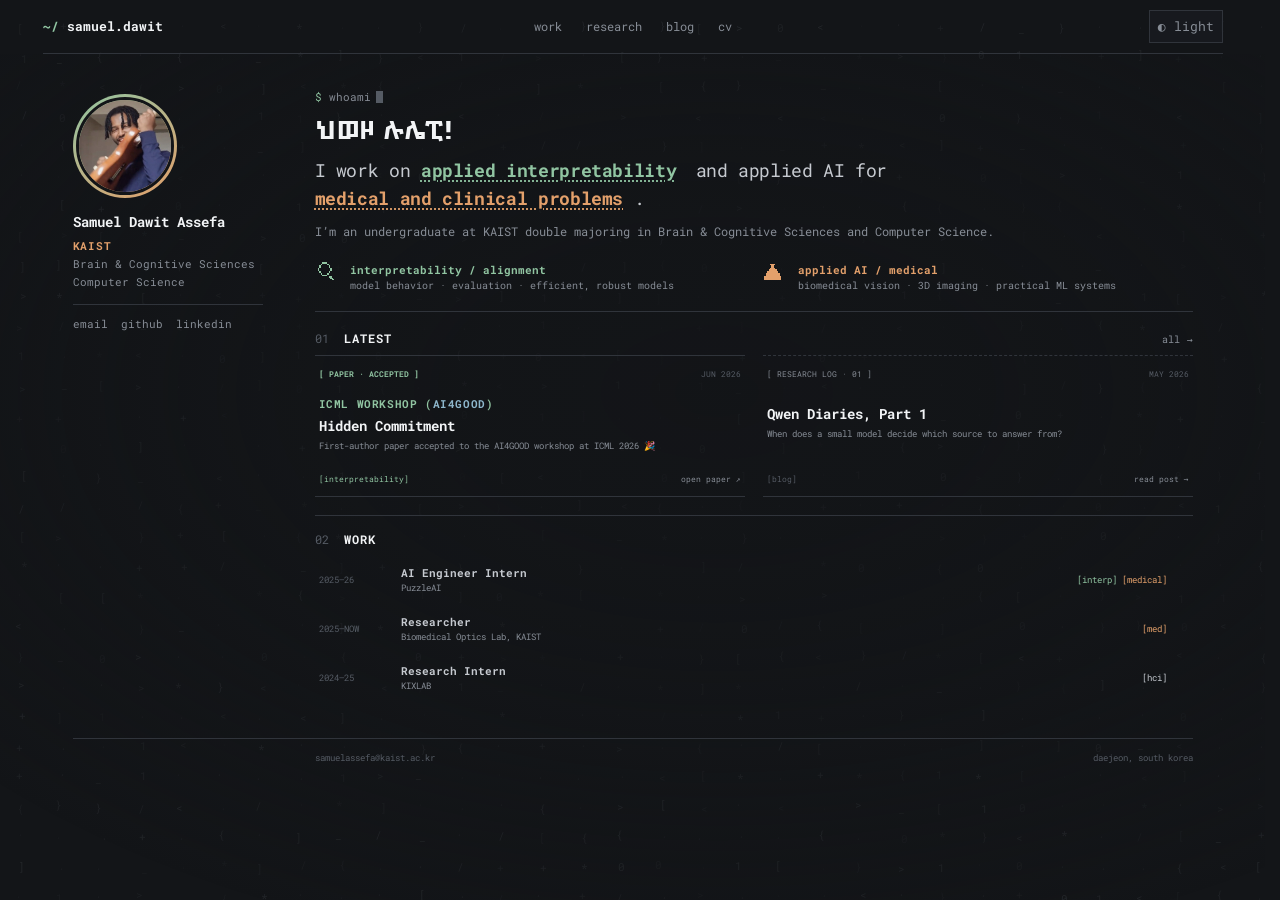
<file: index.html>
<!doctype html>
<html lang="en">
  <head>
    <meta charset="utf-8">
    <meta name="viewport" content="width=device-width, initial-scale=1">
    <meta name="description" content="Samuel Dawit Assefa — applied interpretability and applied AI research.">
    <title>Samuel Dawit Assefa</title>
    <link rel="stylesheet" href="/home.css?v=11">
  </head>
  <body>
    <div class="scramble-field" aria-hidden="true"></div>
    <div class="theme-wipe" aria-hidden="true"><span>switching palette...</span></div>

    <header class="topbar">
      <a class="wordmark" href="#top"><span class="prompt">~/</span> samuel.dawit</a>
      <nav aria-label="Primary navigation">
        <a href="#work" data-signal="work">work</a>
        <a href="#latest" data-signal="research">research</a>
        <a href="/blog/">blog</a>
        <a href="/assets/Samuel_Dawit_Assefa_CV.pdf?v=3">cv</a>
      </nav>
      <button class="theme-toggle" type="button" aria-label="Switch to light mode"><span aria-hidden="true">◐</span><span class="theme-text">light</span></button>
    </header>

    <main class="shell" id="top">
      <aside class="identity">
        <a class="avatar-frame" href="#top" aria-label="Samuel Dawit Assefa — home">
          <img src="/assets/profile.jpg" width="112" height="112" alt="Samuel Dawit Assefa">
        </a>
        <div>
          <a class="name" href="#top">Samuel Dawit Assefa</a>
          <p><strong>KAIST</strong><br>Brain &amp; Cognitive Sciences<br>Computer Science</p>
        </div>
        <div class="links">
          <a href="mailto:samuelassefa@kaist.ac.kr">email</a>
          <a href="https://github.com/sammythedude">github</a>
          <a href="https://www.linkedin.com/in/samuel-dawit-assefa">linkedin</a>
        </div>
      </aside>

      <div class="content">
        <section class="intro" aria-labelledby="hello-title">
          <div class="console-line"><span class="prompt">$</span> whoami<span class="cursor" aria-hidden="true"></span></div>
          <h1 id="hello-title" class="intro-scramble" lang="am">ሰላም አለም!</h1>
          <p class="plain-intro">I work on <span class="interp scramble" data-scramble="interp/alignment">applied interpretability</span> and applied AI for <span class="bio scramble" data-scramble="medical ai">medical and clinical problems</span>.</p>
          <p class="bio-line">I’m an undergraduate at KAIST double majoring in Brain &amp; Cognitive Sciences and Computer Science.</p>

          <div class="threads" id="research" aria-label="Research areas">
            <div class="thread interp">
              <svg class="pixel-icon" viewBox="0 0 16 16" aria-hidden="true">
                <rect x="5" y="1" width="4" height="1"/><rect x="4" y="2" width="1" height="1"/><rect x="9" y="2" width="1" height="1"/><rect x="3" y="3" width="1" height="1"/><rect x="10" y="3" width="1" height="1"/><rect x="3" y="4" width="1" height="1"/><rect x="10" y="4" width="1" height="1"/><rect x="2" y="5" width="1" height="1"/><rect x="11" y="5" width="1" height="1"/><rect x="2" y="6" width="1" height="1"/><rect x="11" y="6" width="1" height="1"/><rect x="3" y="7" width="1" height="1"/><rect x="10" y="7" width="1" height="1"/><rect x="3" y="8" width="1" height="1"/><rect x="10" y="8" width="1" height="1"/><rect x="4" y="9" width="1" height="1"/><rect x="9" y="9" width="1" height="1"/><rect x="5" y="10" width="4" height="1"/><rect x="10" y="11" width="2" height="1"/><rect x="11" y="12" width="2" height="1"/><rect x="12" y="13" width="2" height="1"/>
              </svg>
              <div><strong>interpretability / alignment</strong><span>model behavior · evaluation · efficient, robust models</span></div>
            </div>
            <div class="thread bio">
              <svg class="pixel-icon" viewBox="0 0 16 16" aria-hidden="true">
                <rect x="5" y="2" width="4" height="1"/><rect x="6" y="3" width="2" height="1"/><rect x="6" y="4" width="2" height="1"/><rect x="5" y="5" width="4" height="1"/><rect x="4" y="6" width="6" height="1"/><rect x="3" y="7" width="8" height="1"/><rect x="3" y="8" width="8" height="1"/><rect x="2" y="9" width="10" height="1"/><rect x="2" y="10" width="10" height="1"/><rect x="1" y="11" width="12" height="1"/><rect x="1" y="12" width="12" height="1"/><rect x="1" y="13" width="12" height="1"/>
              </svg>
              <div><strong>applied AI / medical</strong><span>biomedical vision · 3D imaging · practical ML systems</span></div>
            </div>
          </div>
        </section>

        <div class="information-grid">
          <section class="pane latest signal-target" id="latest" aria-labelledby="latest-title">
            <div class="pane-title"><h2 id="latest-title"><span>01</span> latest</h2><a href="/blog/">all →</a></div>
            <div class="latest-posts">
              <a class="post-entry accepted-post linked-interp" href="https://openreview.net/forum?id=ldaR8qyupo&amp;noteId=ldaR8qyupo">
                <div class="post-meta"><span>[ paper · accepted ]</span><time>jun 2026</time></div>
                <div class="post-kicker">ICML Workshop (<span>AI4GOOD</span>)</div>
                <h3>Hidden Commitment</h3>
                <p>First-author paper accepted to the AI4GOOD workshop at ICML 2026 🎉</p>
                <div class="post-footer"><span class="interp">[interpretability]</span><b>open paper ↗</b></div>
              </a>
              <a class="post-entry blog-post" href="/blog/qwen-diaries-part-1.html">
                <div class="post-meta"><span>[ research log · 01 ]</span><time>may 2026</time></div>
                <h3>Qwen Diaries, Part 1</h3>
                <p>When does a small model decide which source to answer from?</p>
                <div class="post-footer"><span>[blog]</span><b>read post →</b></div>
              </a>
            </div>
          </section>

          <section class="pane signal-target" id="work" aria-labelledby="work-title">
            <div class="pane-title"><h2 id="work-title"><span>02</span> work</h2></div>
            <a class="row" href="https://www.puzzle-ai.com/en" target="_blank" rel="noopener noreferrer"><time>2025—26</time><span><strong>AI Engineer Intern</strong><small>PuzzleAI</small></span><span class="dual-tags"><em class="interp">[interp]</em><em class="bio">[medical]</em></span><b aria-hidden="true">↗</b></a>
            <a class="row" href="https://bmol.kaist.ac.kr/" target="_blank" rel="noopener noreferrer"><time>2025—now</time><span><strong>Researcher</strong><small>Biomedical Optics Lab, KAIST</small></span><em class="bio">[med]</em><b aria-hidden="true">↗</b></a>
            <a class="row" href="https://www.kixlab.org/" target="_blank" rel="noopener noreferrer"><time>2024—25</time><span><strong>Research Intern</strong><small>KIXLAB</small></span><em>[hci]</em><b aria-hidden="true">↗</b></a>
          </section>

        </div>
      </div>
    </main>

    <footer><span>samuelassefa@kaist.ac.kr</span><span>daejeon, south korea</span></footer>
    <script src="/assets/home.js?v=5"></script>
  </body>
</html>
</file>
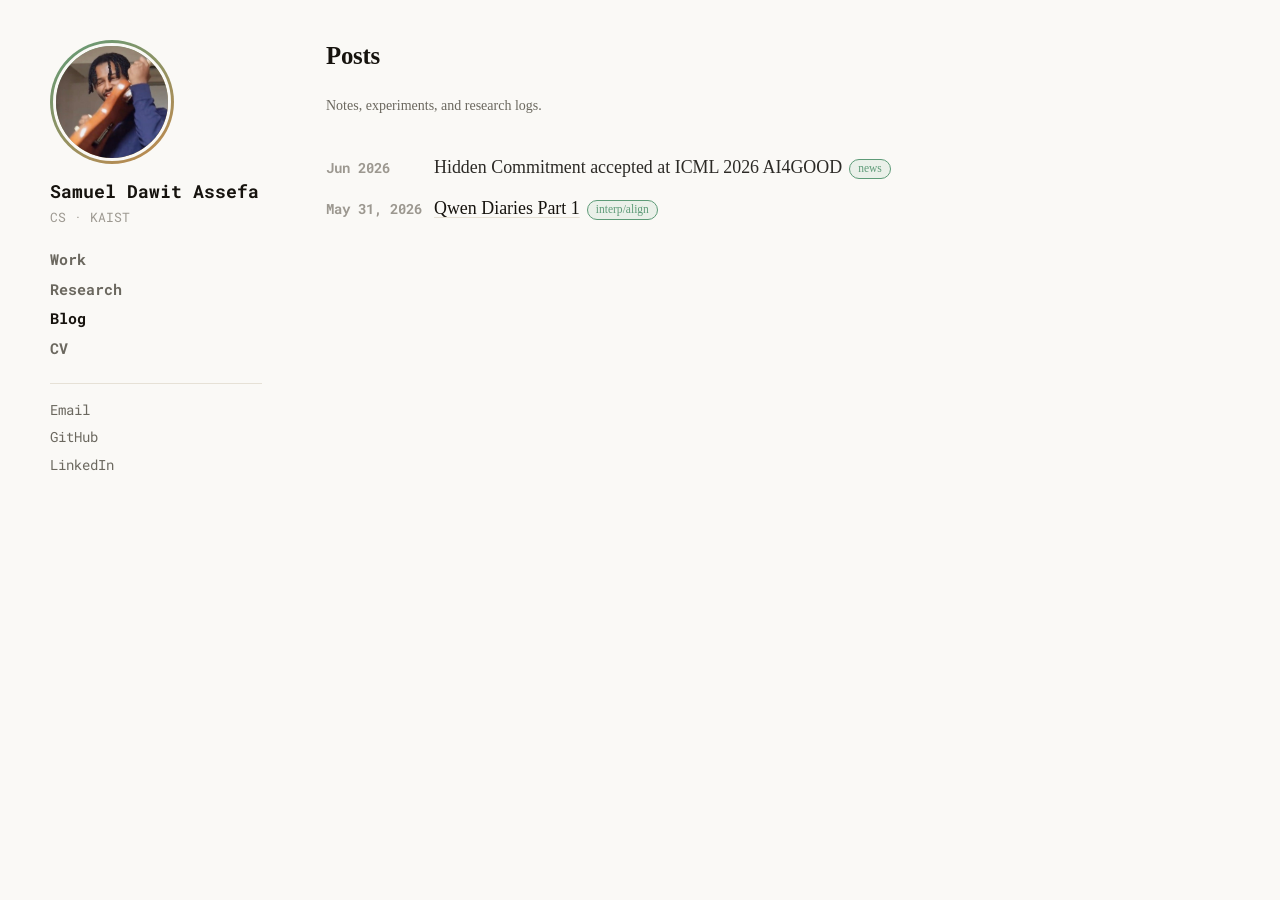
<file: blog/index.html>
<!doctype html>
<html lang="en">
  <head>
    <meta charset="utf-8">
    <meta name="viewport" content="width=device-width, initial-scale=1">
    <meta name="description" content="Blog posts by Samuel Dawit Assefa.">
    <title>Blog · Samuel Dawit Assefa</title>
    <link rel="stylesheet" href="/styles.css">
    <link rel="stylesheet" href="/blog/blog.css">
  </head>
  <body>
    <div class="page-shell">
      <header class="site-header">
        <div class="sidebar">
          <a class="avatar-ring" href="/" aria-label="Samuel Dawit Assefa — home">
            <img class="avatar" src="/assets/profile.jpg" alt="Samuel Dawit Assefa" width="120" height="120">
          </a>
          <div class="identity">
            <a class="brand-link" href="/">Samuel Dawit Assefa</a>
            <p class="brand-sub">CS · KAIST</p>
          </div>
          <nav aria-label="Primary navigation">
            <a href="/#work">Work</a>
            <a href="/#research">Research</a>
            <a href="/blog/" aria-current="page">Blog</a>
            <a href="/assets/Samuel_Dawit_Assefa_CV.pdf">CV</a>
          </nav>
          <div class="sidebar-links">
            <a href="mailto:samuelassefa@kaist.ac.kr">Email</a>
            <a href="https://github.com/sammythedude">GitHub</a>
            <a href="https://www.linkedin.com/in/samuel-dawit-assefa">LinkedIn</a>
          </div>
        </div>
      </header>

      <main>
        <section class="intro">
          <h1>Posts</h1>
          <p>Notes, experiments, and research logs.</p>
        </section>

        <section class="section">
          <div class="post-list">
            <article class="post-row">
              <time datetime="2026-06-02">Jun 2026</time>
              <h3>Hidden Commitment accepted at ICML 2026 AI4GOOD <span class="pill interp">news</span></h3>
            </article>
            <article class="post-row">
              <time datetime="2026-05-31">May 31, 2026</time>
              <h3><a href="/blog/qwen-diaries-part-1.html">Qwen Diaries Part 1</a> <span class="pill interp">interp/align</span></h3>
            </article>
          </div>
        </section>
      </main>
    </div>
    <script src="/assets/theme.js"></script>
  </body>
</html>
</file>
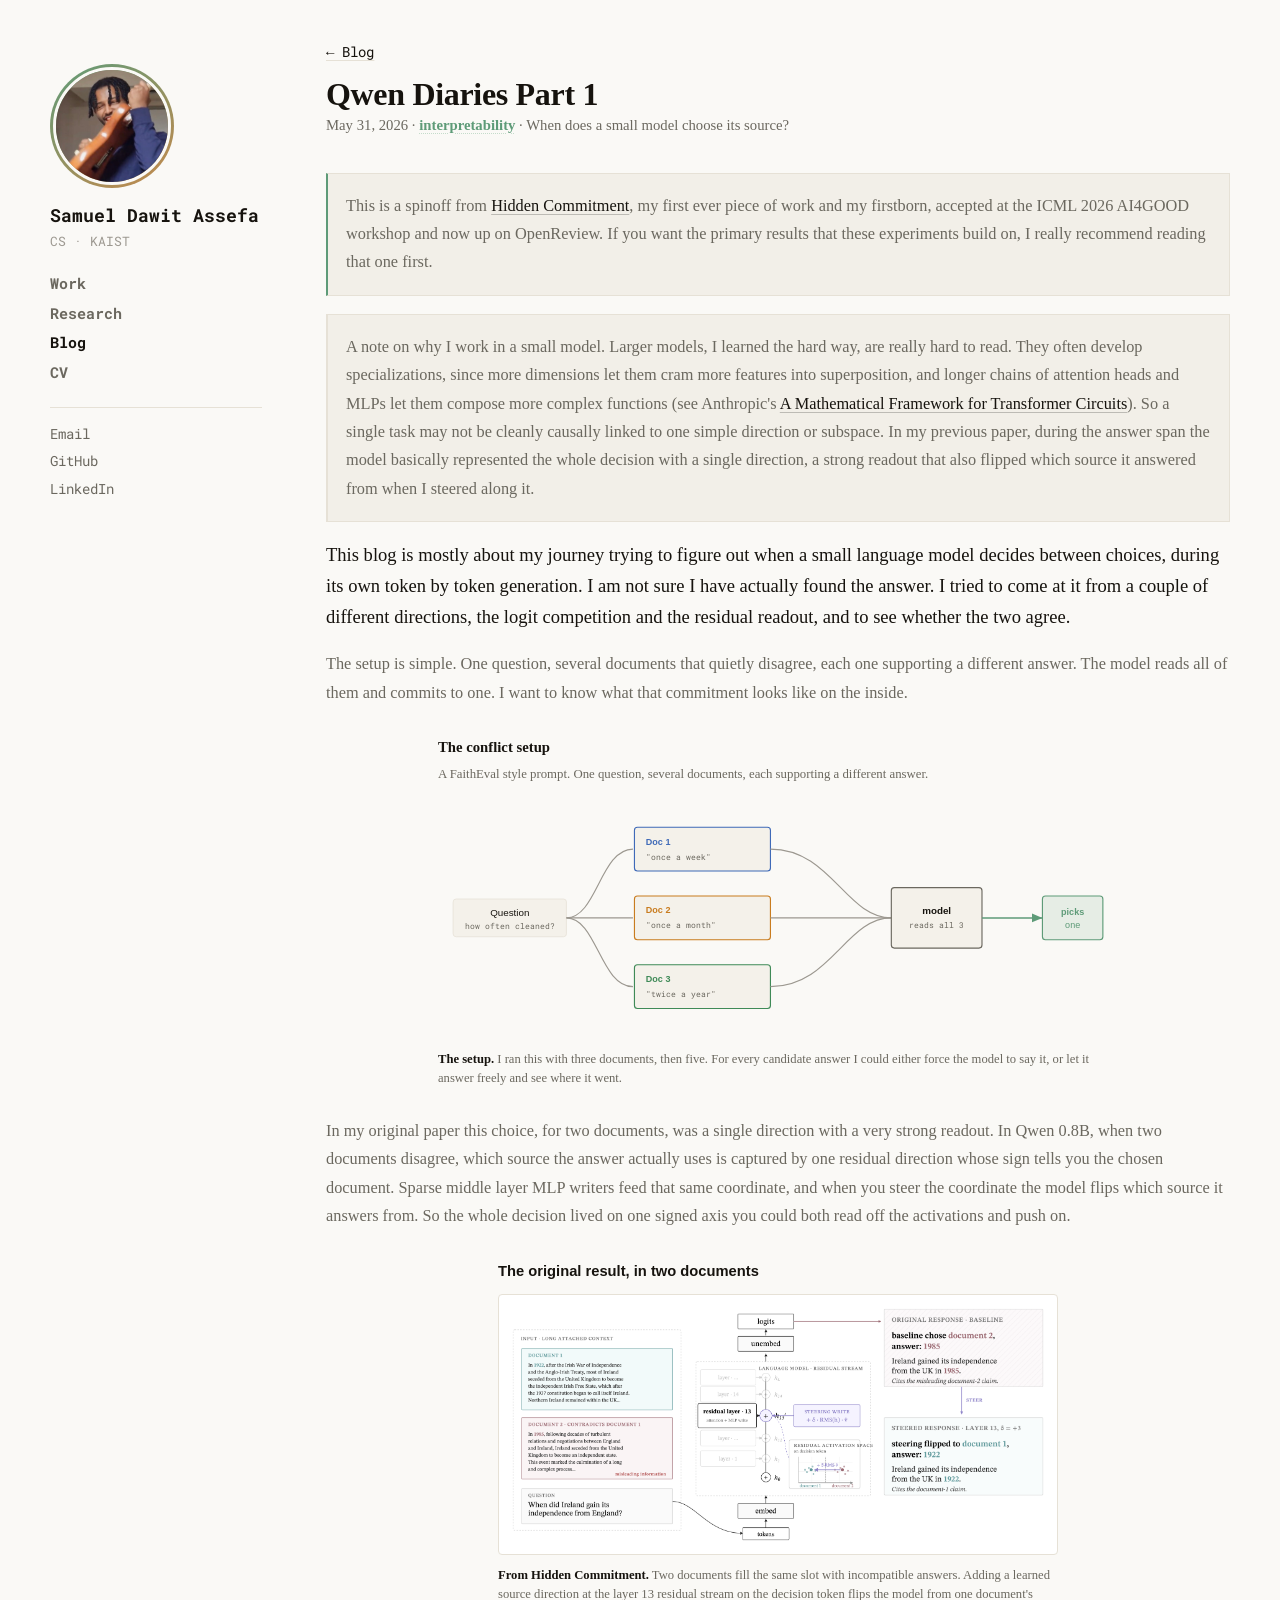
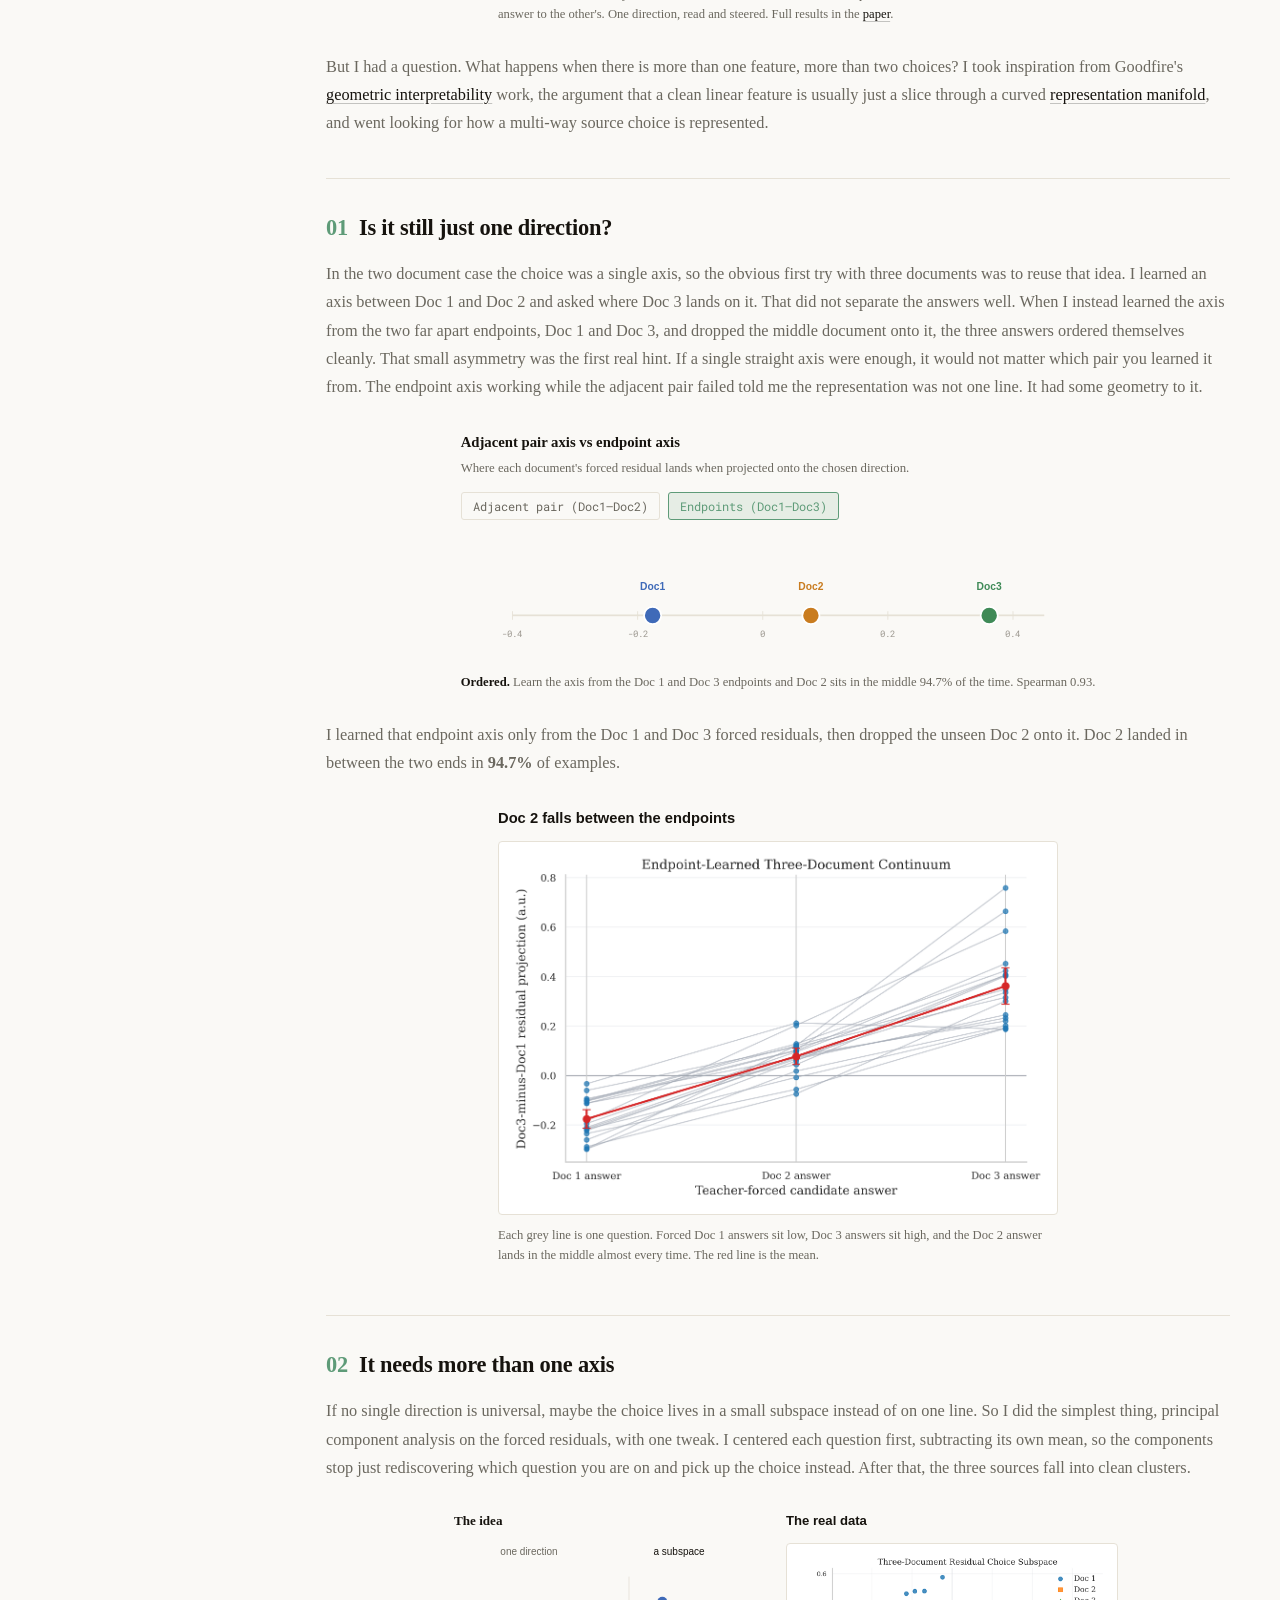
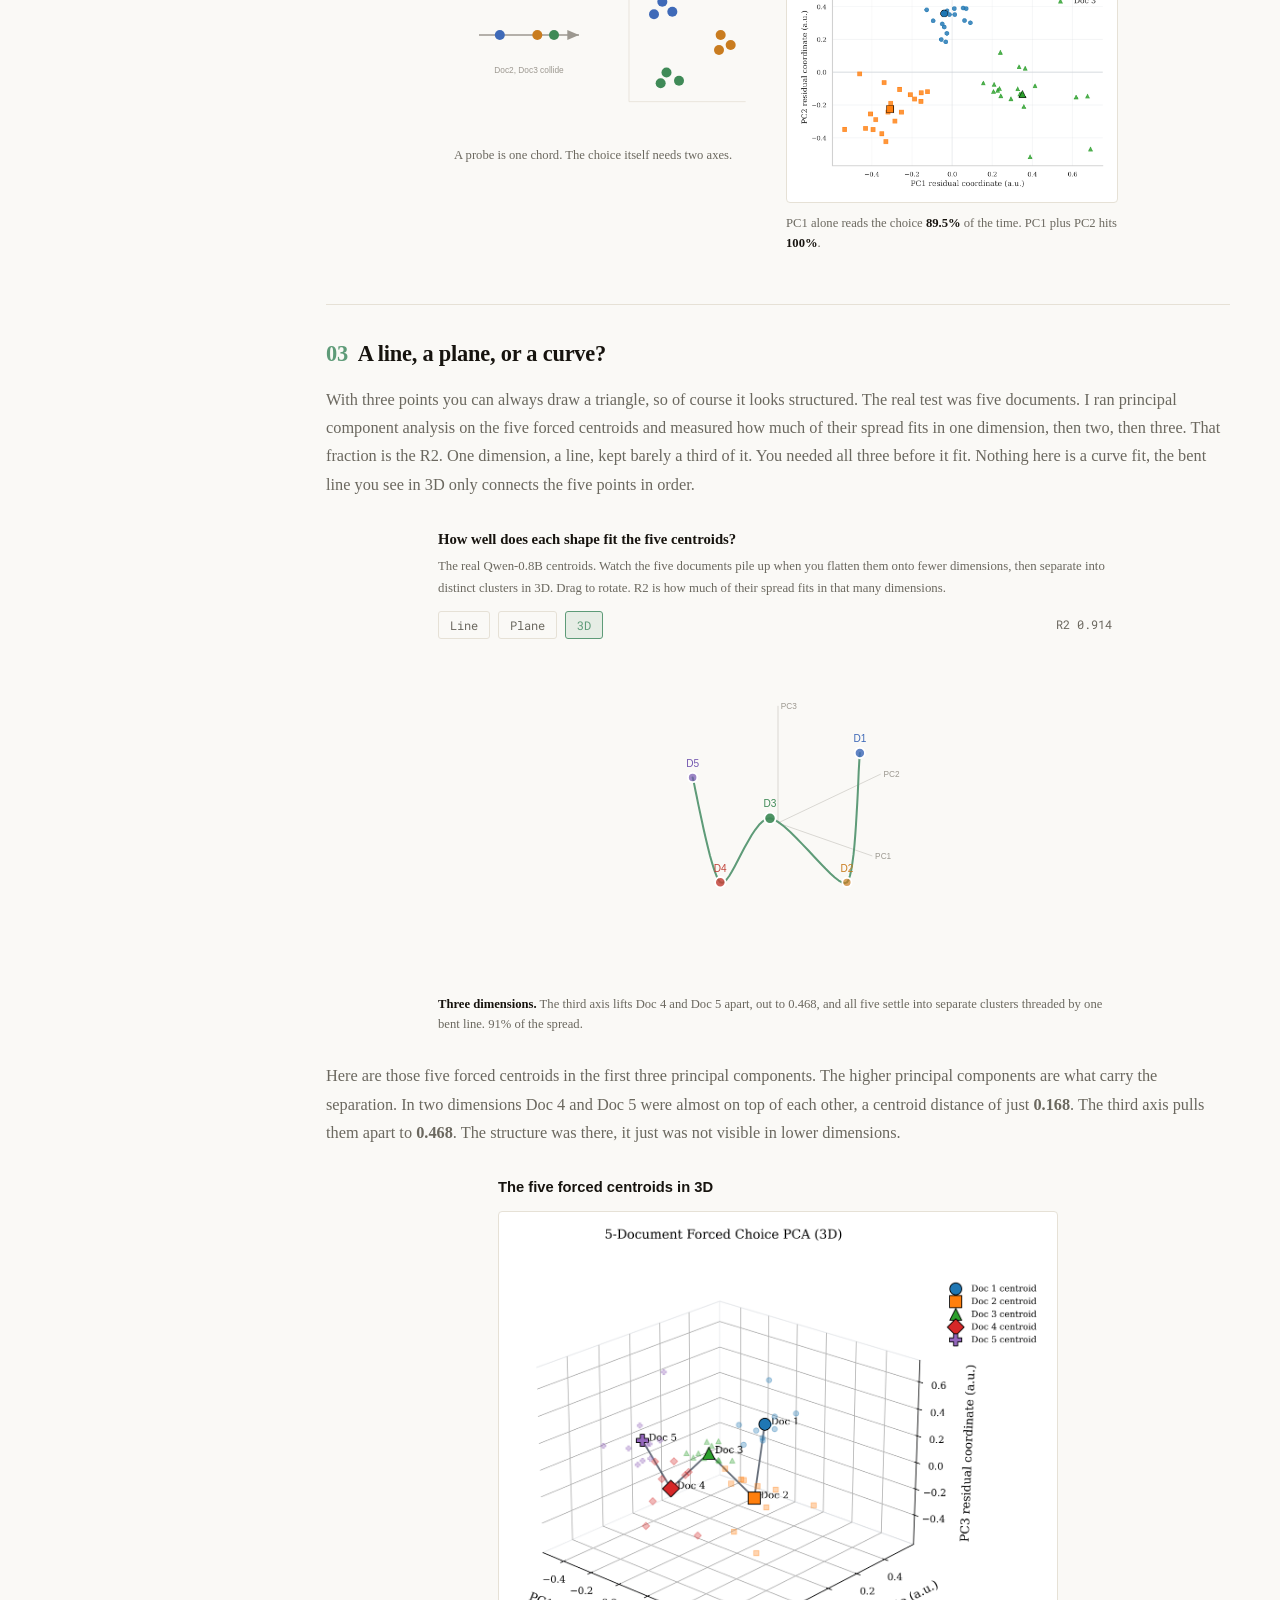
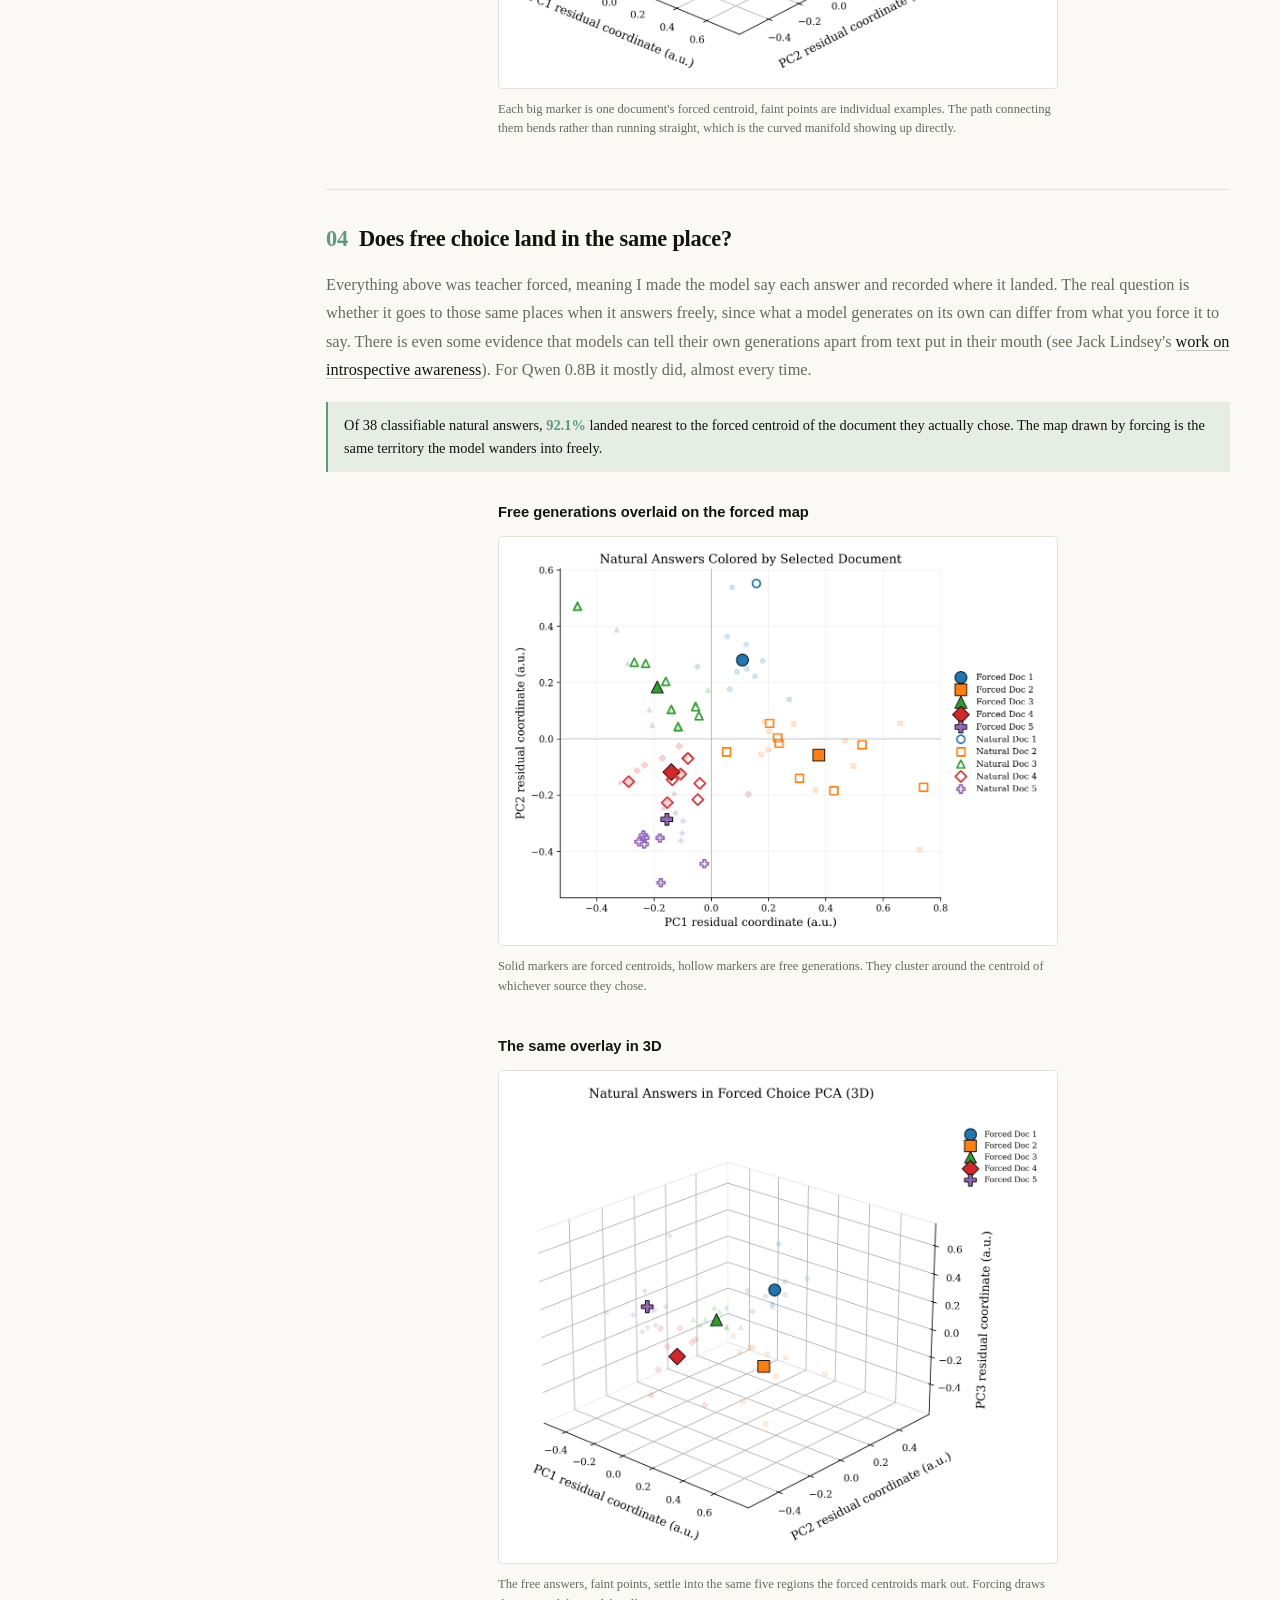
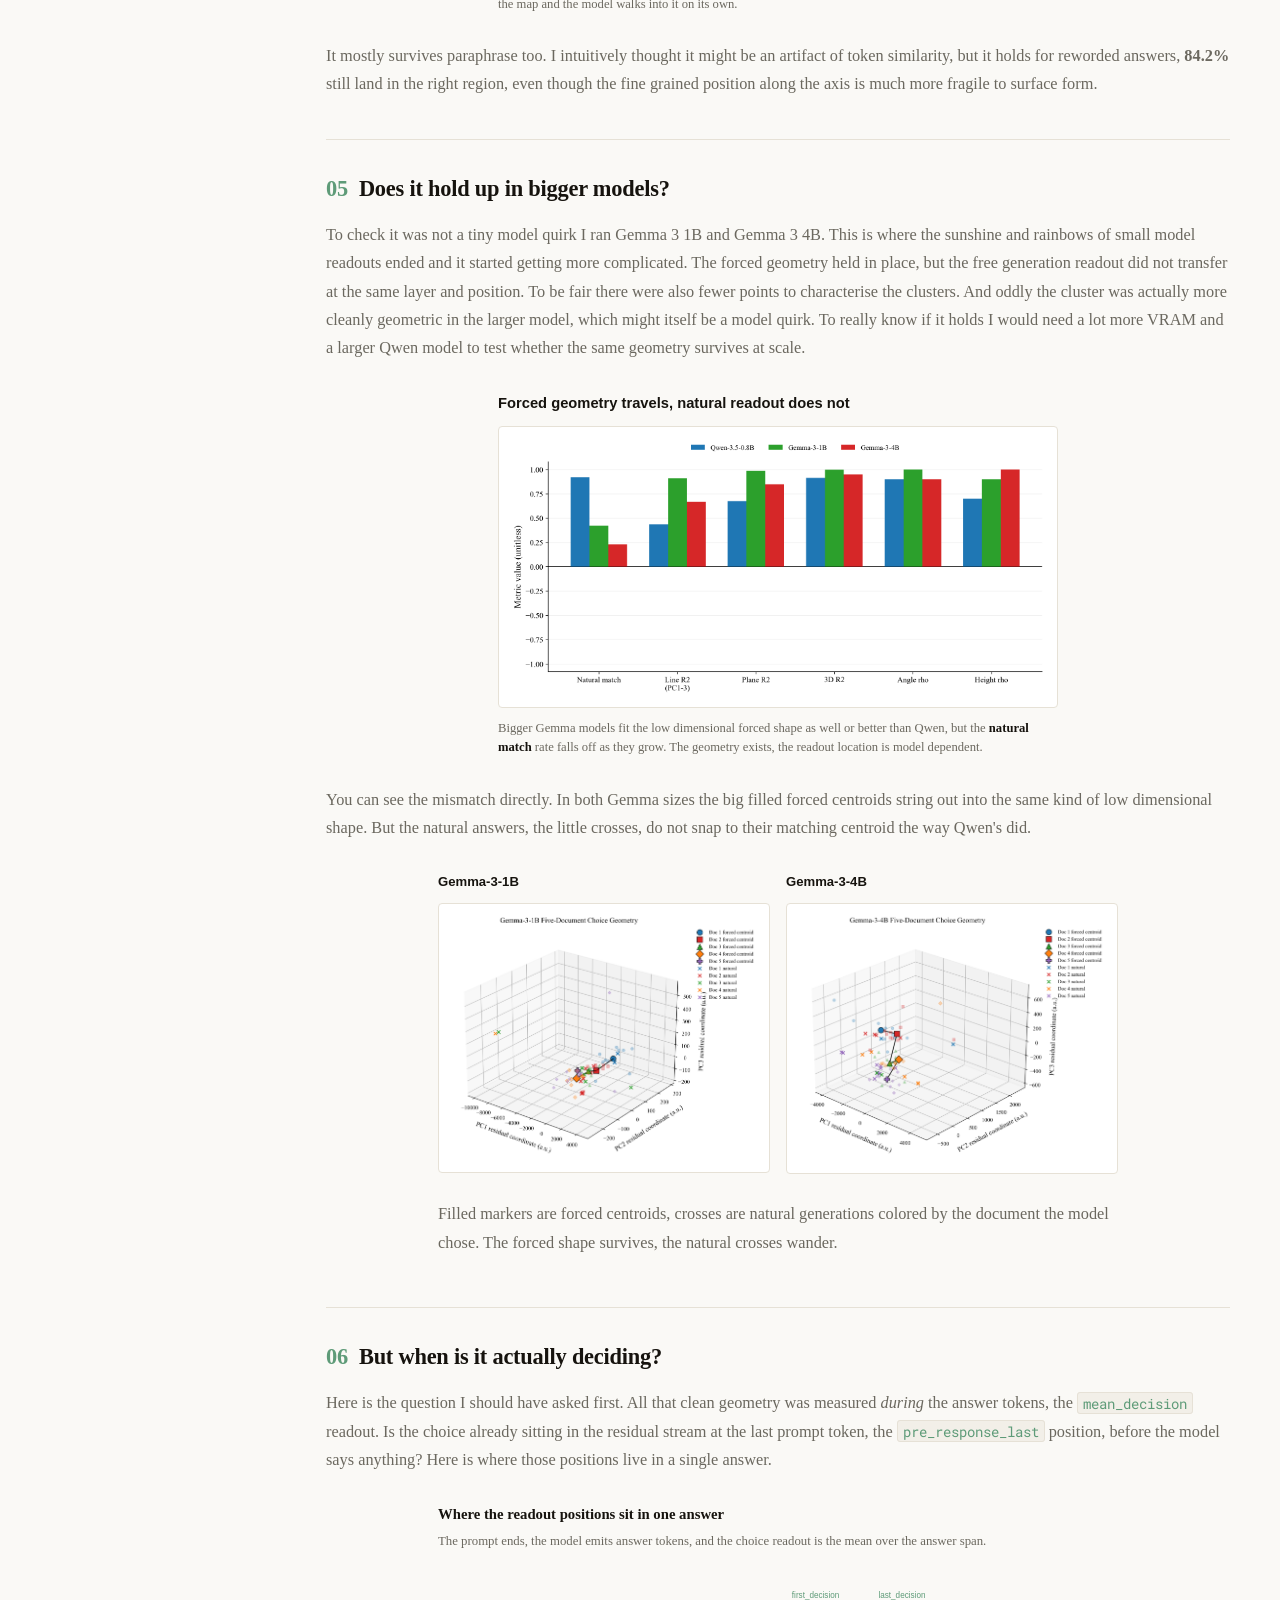
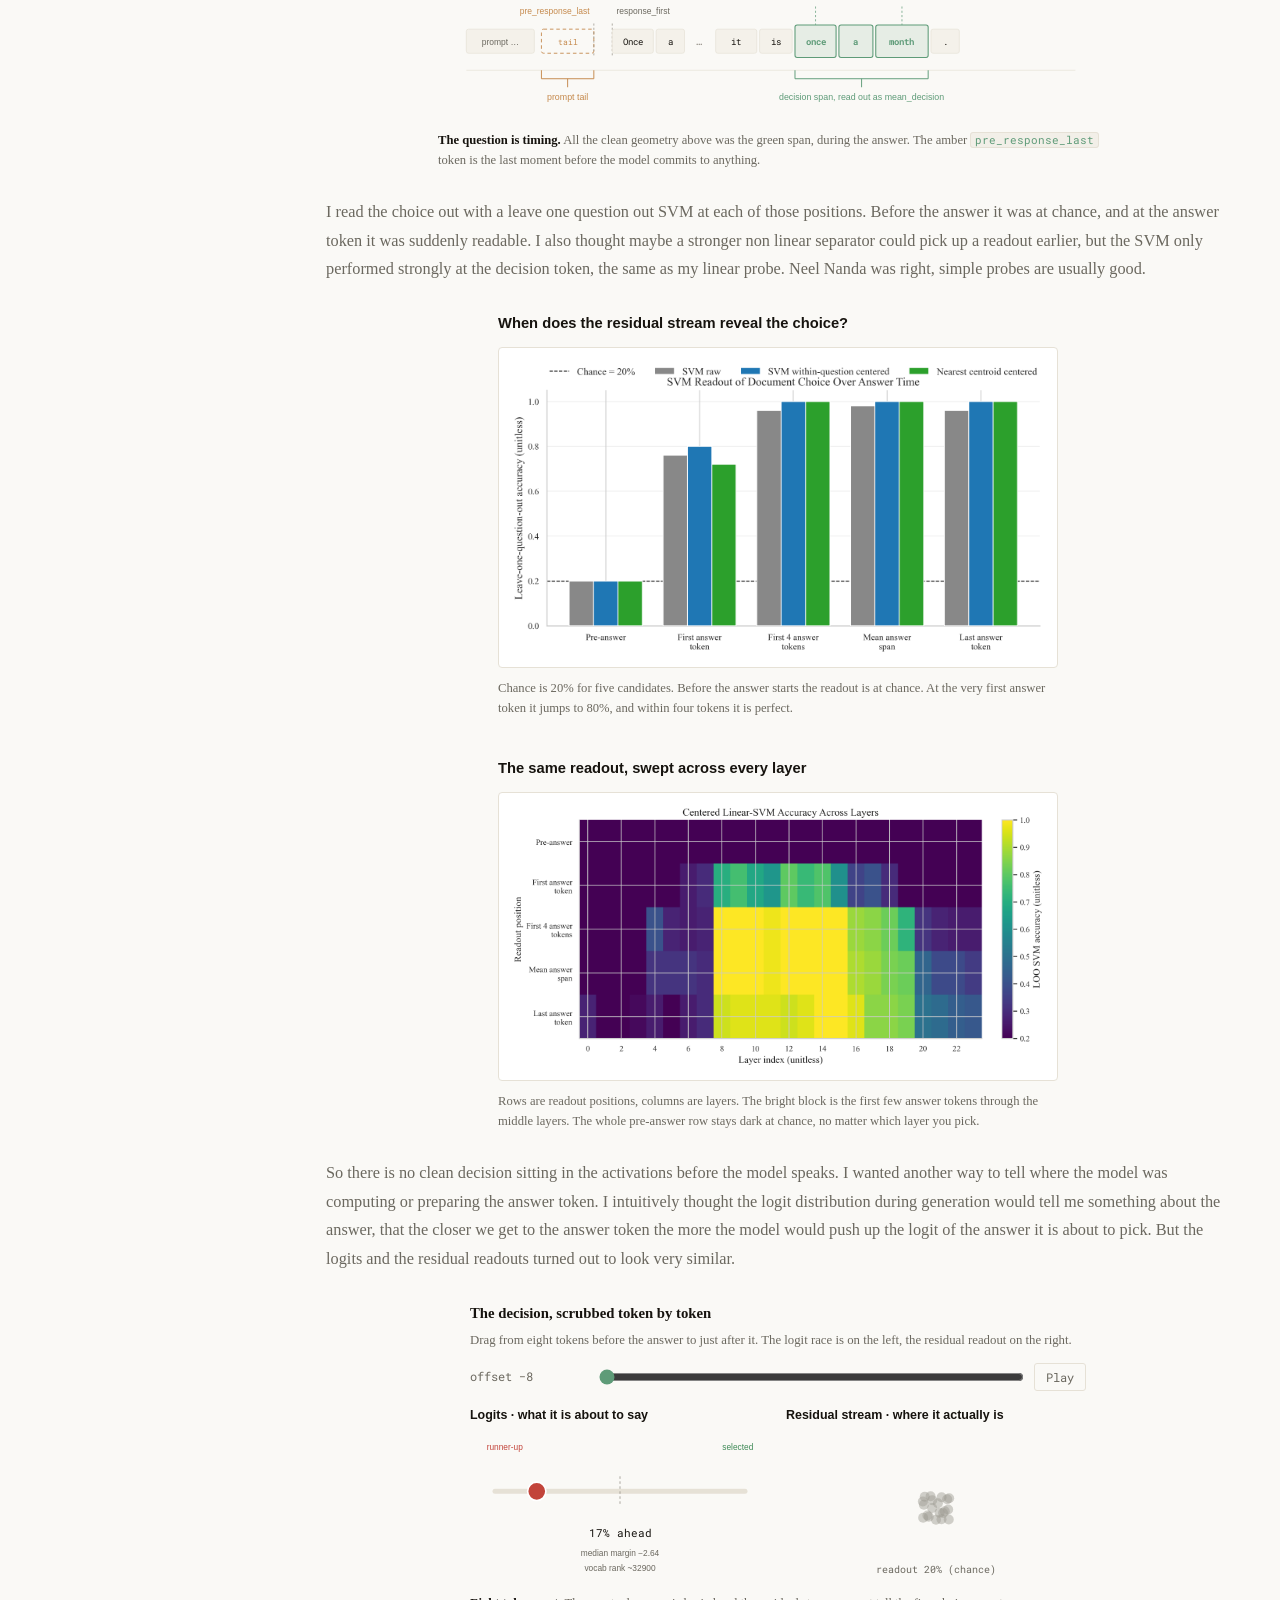
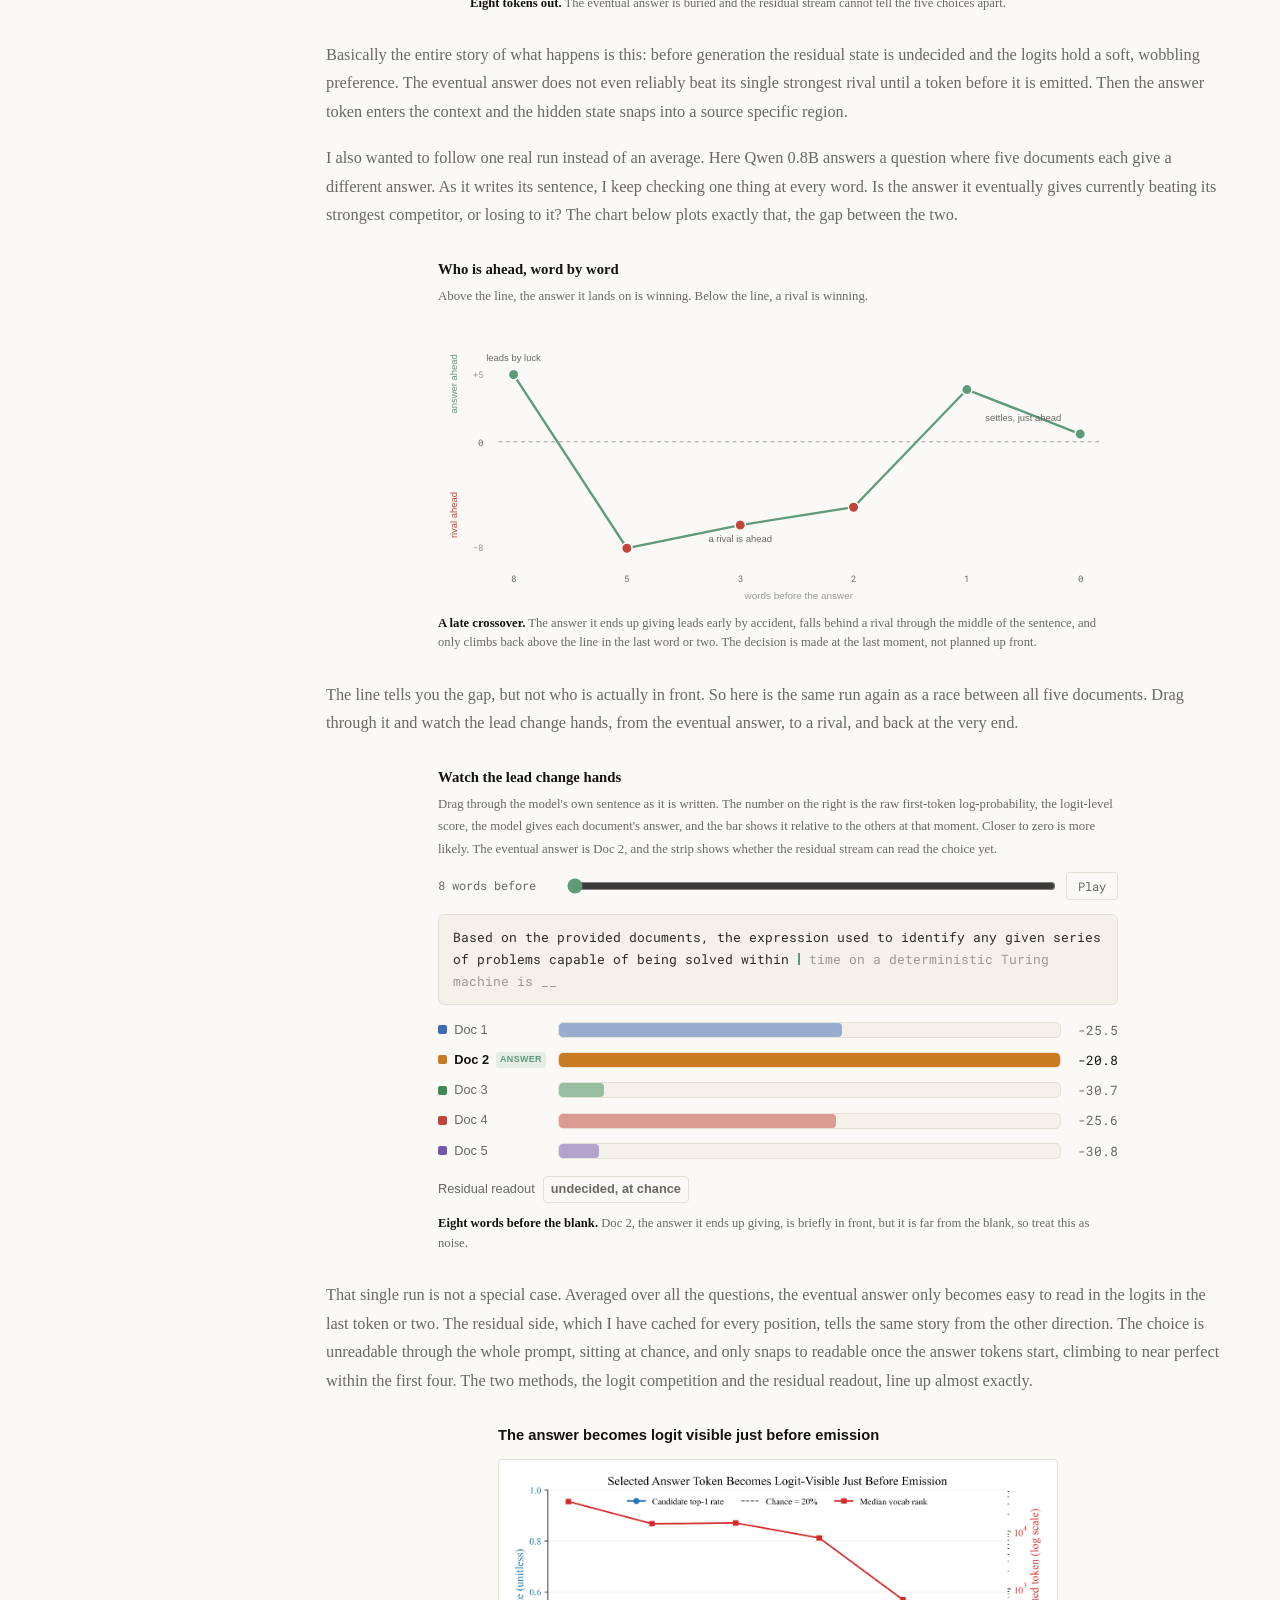
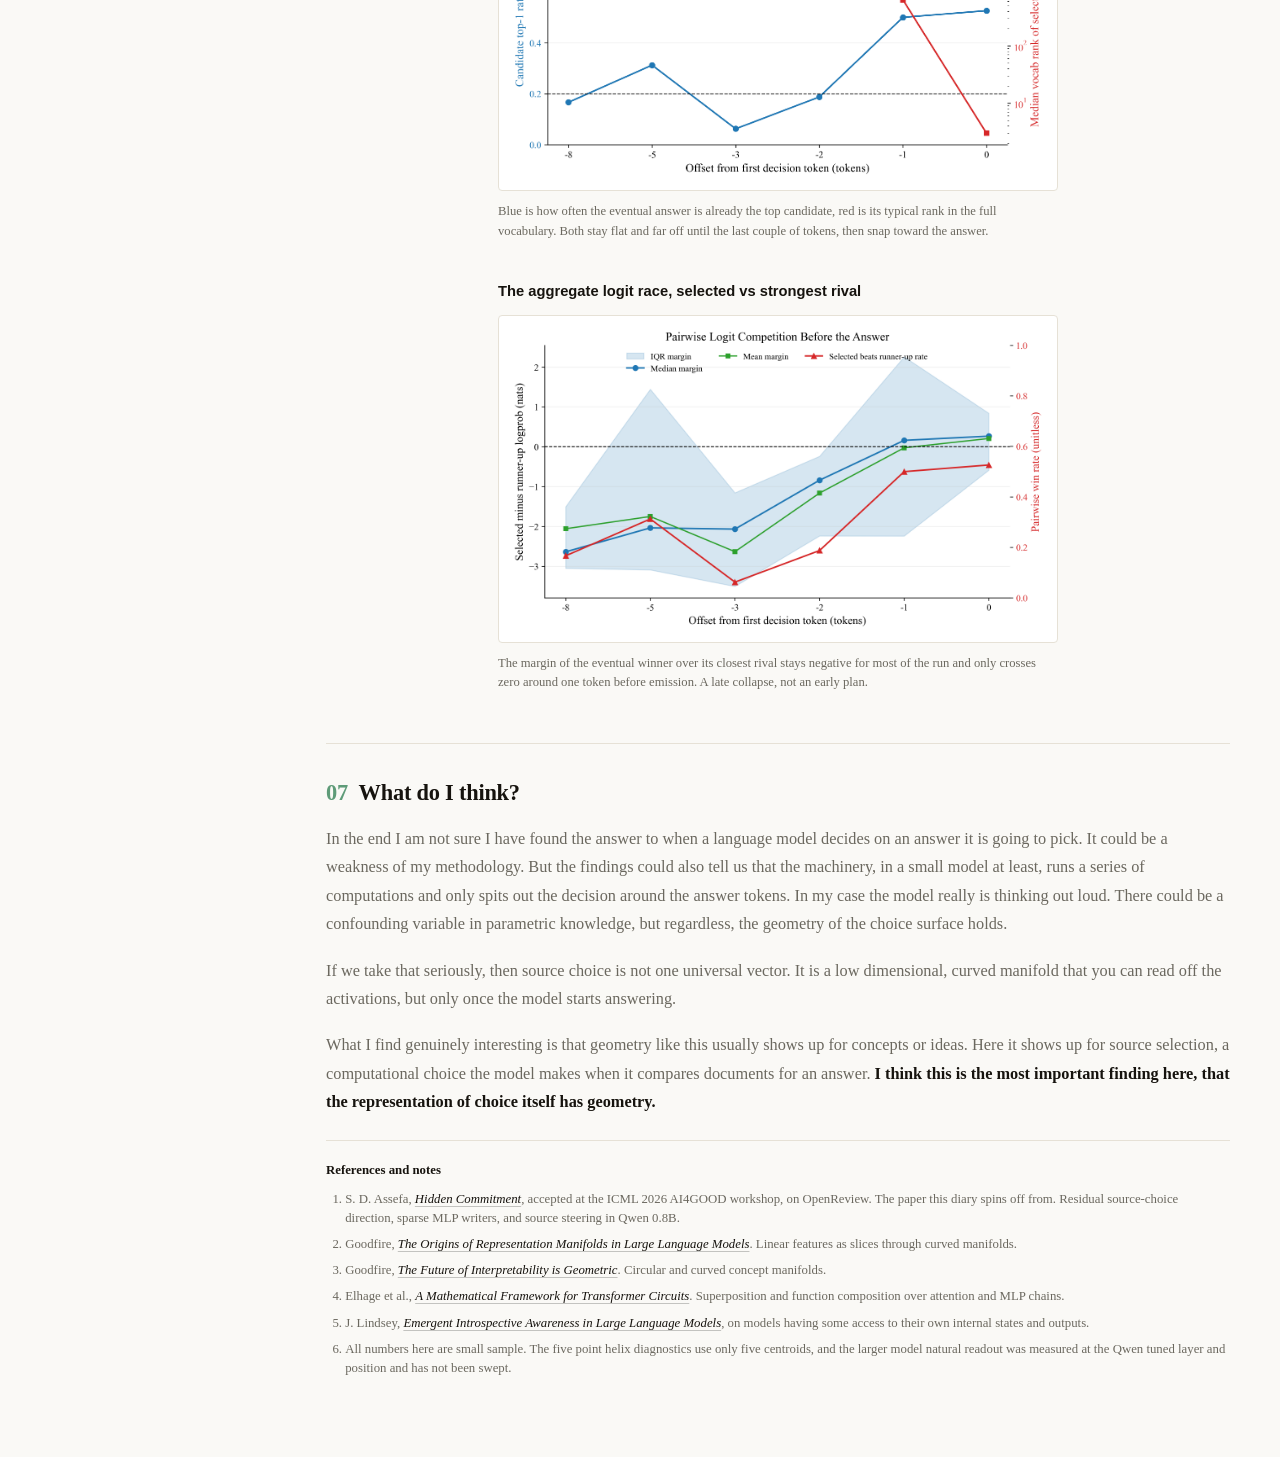
<file: blog/qwen-diaries-part-1.html>
<!doctype html>
<html lang="en">
  <head>
    <meta charset="utf-8">
    <meta name="viewport" content="width=device-width, initial-scale=1">
    <meta name="description" content="Qwen Diaries Part 1 — when does a small language model decide which source to answer from? A research diary on source-choice geometry by Samuel Dawit Assefa.">
    <title>Qwen Diaries Part 1 · Samuel Dawit Assefa</title>
    <link rel="stylesheet" href="/styles.css">
    <link rel="stylesheet" href="/blog/blog.css">
    <style>
      /* ---- scoped diary styles, themed to the site ---- */
      .article-body {
        --d1:#3f6ab8; --d2:#c97c1f; --d3:#3f8a57; --d4:#c2443a; --d5:#7458b0;
        --accent:#5e9b78; --accent-soft:rgba(94,155,120,0.13);
        --teal:#c5894c;
        --ink:#16130e; --ink-muted:#6b685f; --ink-faint:#9c9890;
        --rule:#e6e1d6; --paper:#ffffff; --surface:#f4f1ea;
        --mono:"Roboto Mono",ui-monospace,monospace;
        --sans:-apple-system,BlinkMacSystemFont,"Segoe UI",Helvetica,Arial,sans-serif;
      }
      .article-body .lede { color:var(--ink); font-size:1.16rem; line-height:1.66; }
      .article-body h2 {
        margin-top:22px; padding-top:34px; border-top:1px solid var(--line);
        font-size:1.4rem; font-weight:700; letter-spacing:-0.01em;
      }
      .article-body h2 .n { color:var(--accent); font-weight:700; margin-right:.5ch; }
      .article-body strong { color:var(--ink); font-weight:700; }
      .article-body code {
        font-family:var(--mono); font-size:.86em; color:var(--accent);
        background:var(--bg-soft); border:1px solid var(--line); border-radius:3px; padding:.04em .35em;
      }

      /* interactive diagrams just live in the flow — no card around them */
      .viz { margin:10px auto; max-width:680px; }
      .viz-head { font-size:.92rem; font-weight:700; color:var(--ink); margin-bottom:2px; }
      .viz-sub { font-size:.8rem; color:var(--ink-muted); margin-bottom:12px; }
      .viz svg { display:block; width:100%; height:auto; }
      .viz .cap { font-size:.79rem; color:var(--ink-muted); margin-top:11px; line-height:1.55; }
      .viz .cap strong { color:var(--ink); }

      .viz .controls { display:flex; flex-wrap:wrap; gap:8px; align-items:center; margin:8px 0 14px; }
      .viz .btn {
        font-family:var(--mono); font-size:.78rem; background:transparent; color:var(--ink-muted);
        border:1px solid var(--line); border-radius:3px; padding:5px 11px; cursor:pointer;
        transition:color .14s, border-color .14s, background .14s;
      }
      .viz .btn:hover { color:var(--ink); border-color:var(--ink-faint); }
      .viz .btn.active { color:var(--accent); border-color:var(--accent); background:var(--accent-soft); }
      .viz input[type=range] { flex:1; min-width:150px; accent-color:var(--accent); }
      .viz .slabel { font-family:var(--mono); font-size:.78rem; color:var(--ink-muted); min-width:9.5em; }

      /* static matplotlib figures need a light backing to stay legible */
      .fig { margin:10px auto; max-width:560px; }
      .fig-head { font-size:.92rem; font-weight:700; color:var(--ink); margin-bottom:10px; font-family:var(--sans); }
      .fig .frame { background:#ffffff; border:1px solid var(--line); border-radius:4px; padding:10px; }
      .fig img { display:block; width:100%; height:auto; border-radius:2px; }
      .fig figcaption { font-size:.79rem; color:var(--ink-muted); margin-top:11px; line-height:1.55; }
      .fig figcaption strong { color:var(--ink); }

      .twocol { display:grid; grid-template-columns:1fr 1fr; gap:16px; max-width:680px; margin:0 auto; }
      @media (max-width:680px){ .twocol { grid-template-columns:1fr; } }

      .result-box {
        border-left:2px solid var(--accent); background:var(--accent-soft);
        padding:12px 16px; color:var(--ink); font-size:.9rem; line-height:1.6;
      }
      .result-box b { color:var(--accent); }

      .refs { margin-top:6px; padding-top:18px; border-top:1px solid var(--line); font-size:.8rem; color:var(--ink-muted); }
      .refs-title { font-weight:700; color:var(--ink); margin-bottom:8px; }
      .refs ol { margin:0; padding-left:1.2rem; }
      .refs li { margin-bottom:7px; line-height:1.5; }

      /* leaderboard race */
      .lr-stream { font-family:var(--mono); font-size:.79rem; line-height:1.75; background:var(--surface); border:1px solid var(--rule); border-radius:6px; padding:.7rem .85rem; margin:2px 0 14px; min-height:3.3em; }
      .lr-stream .dim { color:var(--ink-faint); }
      .lr-caret { display:inline-block; width:2px; height:.95em; background:var(--accent); vertical-align:-1px; margin:0 1px; animation:lrblink 1s step-end infinite; }
      @keyframes lrblink { 50% { opacity:0; } }
      .lr-ans { font-weight:700; }
      .lr-bars { display:flex; flex-direction:column; gap:8px; margin-top:4px; }
      .lr-row { display:grid; grid-template-columns:8.5em 1fr 3.6em; align-items:center; gap:.7rem; font-family:var(--sans); font-size:.8rem; }
      .lr-val { font-family:var(--mono); }
      .lr-lab { color:var(--ink-muted); display:flex; align-items:center; gap:.45rem; white-space:nowrap; }
      .lr-row.lead .lr-lab { color:var(--ink); font-weight:700; }
      .lr-sw { width:9px; height:9px; border-radius:2px; flex:none; display:inline-block; }
      .lr-tag { font-size:.56rem; font-weight:700; text-transform:uppercase; letter-spacing:.04em; padding:.06em .42em; border-radius:3px; background:var(--accent-soft); color:var(--accent); }
      .lr-track { background:var(--surface); border:1px solid var(--rule); border-radius:5px; height:16px; overflow:hidden; }
      .lr-fill { display:block; height:100%; opacity:.5; border-radius:4px; transition:width .4s ease, opacity .4s ease; }
      .lr-row.lead .lr-fill { opacity:1; }
      .lr-val { text-align:right; color:var(--ink-muted); font-variant-numeric:tabular-nums; }
      .lr-row.lead .lr-val { color:var(--ink); }
      .lr-resid { margin-top:14px; font-family:var(--sans); font-size:.8rem; color:var(--ink-muted); display:flex; align-items:center; gap:.5rem; }
      .lr-chip { display:inline-block; padding:.12em .55em; border-radius:4px; font-weight:600; border:1px solid var(--rule); }
    </style>
  </head>
  <body>
    <div class="page-shell">
      <header class="site-header">
        <div class="sidebar">
          <a class="avatar-ring" href="/" aria-label="Samuel Dawit Assefa — home">
            <img class="avatar" src="/assets/profile.jpg" alt="Samuel Dawit Assefa" width="120" height="120">
          </a>
          <div class="identity">
            <a class="brand-link" href="/">Samuel Dawit Assefa</a>
            <p class="brand-sub">CS · KAIST</p>
          </div>
          <nav aria-label="Primary navigation">
            <a href="/#work">Work</a>
            <a href="/#research">Research</a>
            <a href="/blog/" aria-current="page">Blog</a>
            <a href="/assets/Samuel_Dawit_Assefa_CV.pdf">CV</a>
          </nav>
          <div class="sidebar-links">
            <a href="mailto:samuelassefa@kaist.ac.kr">Email</a>
            <a href="https://github.com/sammythedude">GitHub</a>
            <a href="https://www.linkedin.com/in/samuel-dawit-assefa">LinkedIn</a>
          </div>
        </div>
      </header>

      <main>
        <article>
          <header class="article-header">
            <a href="/blog/">← Blog</a>
            <h1>Qwen Diaries Part 1</h1>
            <p class="article-meta">May 31, 2026 · <span class="tag-inline interp">interpretability</span> · When does a small model choose its source?</p>
          </header>

          <div class="article-body">

            <p class="note-box" style="border-left-color:var(--interp);">
              This is a spinoff from <a href="https://openreview.net/forum?id=ldaR8qyupo&amp;noteId=ldaR8qyupo" target="_blank" rel="noopener">Hidden Commitment</a>,
              my first ever piece of work and my firstborn, accepted at the ICML 2026 AI4GOOD workshop and now up on OpenReview.
              If you want the primary results that these experiments build on, I really recommend reading that one first.
            </p>

            <p class="note-box">
              A note on why I work in a small model. Larger models, I learned the hard way, are really hard to read.
              They often develop specializations, since more dimensions let them cram more features into superposition,
              and longer chains of attention heads and MLPs let them compose more complex functions
              (see Anthropic's <a href="https://transformer-circuits.pub/2021/framework/index.html" target="_blank" rel="noopener">A Mathematical Framework for Transformer Circuits</a>).
              So a single task may not be cleanly causally linked to one simple direction or subspace. In my previous paper,
              during the answer span the model basically represented the whole decision with a single direction, a strong readout
              that also flipped which source it answered from when I steered along it.
            </p>

            <p class="lede">
              This blog is mostly about my journey trying to figure out when a small language model decides between choices,
              during its own token by token generation. I am not sure I have actually found the answer. I tried to come at it
              from a couple of different directions, the logit competition and the residual readout, and to see whether the two agree.
            </p>

            <p>
              The setup is simple. One question, several documents that quietly disagree, each one supporting a different answer.
              The model reads all of them and commits to one. I want to know what that commitment looks like on the inside.
            </p>

            <!-- conflict setup -->
            <figure class="viz" id="viz-setup">
              <div class="viz-head">The conflict setup</div>
              <div class="viz-sub">A FaithEval style prompt. One question, several documents, each supporting a different answer.</div>
              <svg viewBox="0 0 900 320" role="img" aria-label="A question feeding three conflicting documents into a model that picks one answer">
                <rect x="20" y="135" width="150" height="50" rx="4" fill="var(--surface)" stroke="var(--rule)"/>
                <text x="95" y="158" text-anchor="middle" font-family="var(--sans)" font-size="13" fill="var(--ink)">Question</text>
                <text x="95" y="175" text-anchor="middle" font-family="var(--mono)" font-size="10" fill="var(--ink-muted)">how often cleaned?</text>
                <g font-family="var(--sans)" font-size="12">
                  <rect x="260" y="40" width="180" height="58" rx="4" fill="var(--surface)" stroke="var(--d1)" stroke-width="1.5"/>
                  <text x="275" y="63" fill="var(--d1)" font-weight="700">Doc 1</text>
                  <text x="275" y="83" fill="var(--ink-muted)" font-family="var(--mono)" font-size="11">"once a week"</text>
                  <rect x="260" y="131" width="180" height="58" rx="4" fill="var(--surface)" stroke="var(--d2)" stroke-width="1.5"/>
                  <text x="275" y="154" fill="var(--d2)" font-weight="700">Doc 2</text>
                  <text x="275" y="174" fill="var(--ink-muted)" font-family="var(--mono)" font-size="11">"once a month"</text>
                  <rect x="260" y="222" width="180" height="58" rx="4" fill="var(--surface)" stroke="var(--d3)" stroke-width="1.5"/>
                  <text x="275" y="245" fill="var(--d3)" font-weight="700">Doc 3</text>
                  <text x="275" y="265" fill="var(--ink-muted)" font-family="var(--mono)" font-size="11">"twice a year"</text>
                </g>
                <path d="M170 160 C 210 160, 215 69, 258 69" fill="none" stroke="var(--ink-faint)" stroke-width="1.5"/>
                <path d="M170 160 L 258 160" fill="none" stroke="var(--ink-faint)" stroke-width="1.5"/>
                <path d="M170 160 C 210 160, 215 251, 258 251" fill="none" stroke="var(--ink-faint)" stroke-width="1.5"/>
                <path d="M440 69 C 520 69, 540 160, 600 160" fill="none" stroke="var(--ink-faint)" stroke-width="1.5"/>
                <path d="M440 160 L 600 160" fill="none" stroke="var(--ink-faint)" stroke-width="1.5"/>
                <path d="M440 251 C 520 251, 540 160, 600 160" fill="none" stroke="var(--ink-faint)" stroke-width="1.5"/>
                <rect x="600" y="120" width="120" height="80" rx="4" fill="var(--surface)" stroke="var(--ink-muted)" stroke-width="1.5"/>
                <text x="660" y="155" text-anchor="middle" font-family="var(--sans)" font-size="13" font-weight="700" fill="var(--ink)">model</text>
                <text x="660" y="174" text-anchor="middle" font-family="var(--mono)" font-size="10" fill="var(--ink-muted)">reads all 3</text>
                <path d="M720 160 L 800 160" fill="none" stroke="var(--accent)" stroke-width="2" marker-end="url(#arrow)"/>
                <defs><marker id="arrow" markerWidth="9" markerHeight="9" refX="7" refY="3" orient="auto"><path d="M0,0 L7,3 L0,6 Z" fill="var(--accent)"/></marker></defs>
                <rect x="800" y="131" width="80" height="58" rx="4" fill="var(--accent-soft)" stroke="var(--accent)" stroke-width="1.5"/>
                <text x="840" y="156" text-anchor="middle" font-family="var(--sans)" font-size="12" font-weight="700" fill="var(--accent)">picks</text>
                <text x="840" y="174" text-anchor="middle" font-family="var(--sans)" font-size="12" fill="var(--accent)">one</text>
              </svg>
              <div class="cap"><strong>The setup.</strong> I ran this with three documents, then five. For every candidate answer I could either force the model to say it, or let it answer freely and see where it went.</div>
            </figure>

            <p>
              In my original paper this choice, for two documents, was a single direction with a very strong readout.
              In Qwen 0.8B, when two documents disagree, which source the answer actually uses is captured by one residual
              direction whose sign tells you the chosen document. Sparse middle layer MLP writers feed that same coordinate,
              and when you steer the coordinate the model flips which source it answers from. So the whole decision lived on
              one signed axis you could both read off the activations and push on.
            </p>

            <figure class="fig">
              <div class="fig-head">The original result, in two documents</div>
              <div class="frame"><img src="/assets/qwen-diaries-part-1/hidden_commitment_task.png" alt="Hidden Commitment task and states. Two documents give Ireland independence as 1922 and 1985. A learned source-selection direction added to the layer 13 residual stream flips the answer from Document 2 to Document 1."></div>
              <figcaption><strong>From Hidden Commitment.</strong> Two documents fill the same slot with incompatible answers. Adding a learned source direction at the layer 13 residual stream on the decision token flips the model from one document's answer to the other's. One direction, read and steered. Full results in the <a href="https://openreview.net/forum?id=ldaR8qyupo&amp;noteId=ldaR8qyupo" target="_blank" rel="noopener">paper</a>.</figcaption>
            </figure>

            <p>
              But I had a question. What happens when there is more than one feature, more than two choices? I took inspiration from
              Goodfire's <a href="https://www.lesswrong.com/posts/87iDbBM3Qaf4q4gN4/the-future-of-interpretability-is-geometric" target="_blank" rel="noopener">geometric interpretability</a>
              work, the argument that a clean linear feature is usually just a slice through a curved
              <a href="https://arxiv.org/abs/2505.18235" target="_blank" rel="noopener">representation manifold</a>, and went looking for how a multi-way source choice is represented.
            </p>

            <h2><span class="n">01</span> Is it still just one direction?</h2>

            <p>
              In the two document case the choice was a single axis, so the obvious first try with three documents was to reuse that idea.
              I learned an axis between Doc 1 and Doc 2 and asked where Doc 3 lands on it. That did not separate the answers well.
              When I instead learned the axis from the two far apart endpoints, Doc 1 and Doc 3, and dropped the middle document onto it,
              the three answers ordered themselves cleanly. That small asymmetry was the first real hint. If a single straight axis
              were enough, it would not matter which pair you learned it from. The endpoint axis working while the adjacent pair failed
              told me the representation was not one line. It had some geometry to it.
            </p>

            <figure class="viz" id="viz-axis">
              <div class="viz-head">Adjacent pair axis vs endpoint axis</div>
              <div class="viz-sub">Where each document's forced residual lands when projected onto the chosen direction.</div>
              <div class="controls">
                <button class="btn" data-axis="binary">Adjacent pair (Doc1&ndash;Doc2)</button>
                <button class="btn active" data-axis="endpoint">Endpoints (Doc1&ndash;Doc3)</button>
              </div>
              <svg viewBox="0 0 740 150" id="axis-svg">
                <line x1="60" y1="95" x2="680" y2="95" stroke="var(--rule)" stroke-width="2"/>
                <g id="axis-ticks"></g>
                <g id="axis-dots"></g>
              </svg>
              <div class="cap" id="axis-cap"></div>
            </figure>

            <p>
              I learned that endpoint axis only from the Doc 1 and Doc 3 forced residuals, then dropped the
              unseen Doc 2 onto it. Doc 2 landed in between the two ends in <b>94.7%</b> of examples.
            </p>

            <figure class="fig">
              <div class="fig-head">Doc 2 falls between the endpoints</div>
              <div class="frame"><img src="/assets/qwen-diaries-part-1/endpoint_continuum.png" alt="Teacher forced Doc1, Doc2, Doc3 answers projected onto the Doc3 minus Doc1 endpoint axis, with Doc2 sitting in the middle."></div>
              <figcaption>Each grey line is one question. Forced Doc 1 answers sit low, Doc 3 answers sit high, and the Doc 2 answer lands in the middle almost every time. The red line is the mean.</figcaption>
            </figure>

            <h2><span class="n">02</span> It needs more than one axis</h2>

            <p>
              If no single direction is universal, maybe the choice lives in a small subspace instead of on one line. So I did the
              simplest thing, principal component analysis on the forced residuals, with one tweak. I centered each question first,
              subtracting its own mean, so the components stop just rediscovering which question you are on and pick up the choice instead.
              After that, the three sources fall into clean clusters.
            </p>

            <div class="twocol">
              <figure class="viz">
                <div class="viz-head" style="font-size:.82rem;">The idea</div>
                <svg viewBox="0 0 360 240" aria-label="A single direction versus a two dimensional subspace with three clusters">
                  <text x="90" y="24" text-anchor="middle" font-family="var(--sans)" font-size="12" fill="var(--ink-muted)">one direction</text>
                  <line x1="30" y1="120" x2="150" y2="120" stroke="var(--ink-faint)" stroke-width="2" marker-end="url(#a2)"/>
                  <defs><marker id="a2" markerWidth="9" markerHeight="9" refX="7" refY="3" orient="auto"><path d="M0,0 L7,3 L0,6 Z" fill="var(--ink-faint)"/></marker></defs>
                  <circle cx="55" cy="120" r="6" fill="var(--d1)"/>
                  <circle cx="100" cy="120" r="6" fill="var(--d2)"/>
                  <circle cx="120" cy="120" r="6" fill="var(--d3)"/>
                  <text x="90" y="165" text-anchor="middle" font-family="var(--sans)" font-size="10" fill="var(--ink-faint)">Doc2, Doc3 collide</text>
                  <text x="270" y="24" text-anchor="middle" font-family="var(--sans)" font-size="12" fill="var(--ink)">a subspace</text>
                  <line x1="210" y1="200" x2="210" y2="50" stroke="var(--rule)"/><line x1="210" y1="200" x2="350" y2="200" stroke="var(--rule)"/>
                  <circle cx="250" cy="80" r="6" fill="var(--d1)"/><circle cx="262" cy="92" r="6" fill="var(--d1)"/><circle cx="240" cy="95" r="6" fill="var(--d1)"/>
                  <circle cx="320" cy="120" r="6" fill="var(--d2)"/><circle cx="332" cy="132" r="6" fill="var(--d2)"/><circle cx="318" cy="138" r="6" fill="var(--d2)"/>
                  <circle cx="255" cy="165" r="6" fill="var(--d3)"/><circle cx="270" cy="175" r="6" fill="var(--d3)"/><circle cx="248" cy="178" r="6" fill="var(--d3)"/>
                </svg>
                <div class="cap">A probe is one chord. The choice itself needs two axes.</div>
              </figure>
              <figure class="fig">
                <div class="fig-head" style="font-size:.82rem;">The real data</div>
                <div class="frame"><img src="/assets/qwen-diaries-part-1/within_qid_centered_pca_choice_subspace.png" alt="Three document residual choice subspace, the real PCA"></div>
                <figcaption>PC1 alone reads the choice <strong>89.5%</strong> of the time. PC1 plus PC2 hits <strong>100%</strong>.</figcaption>
              </figure>
            </div>

            <h2><span class="n">03</span> A line, a plane, or a curve?</h2>

            <p>
              With three points you can always draw a triangle, so of course it looks structured. The real test was five documents. I ran
              principal component analysis on the five forced centroids and measured how much of their spread fits in one dimension, then
              two, then three. That fraction is the R2. One dimension, a line, kept barely a third of it. You needed all three before it
              fit. Nothing here is a curve fit, the bent line you see in 3D only connects the five points in order.
            </p>

            <figure class="viz" id="viz-fit">
              <div class="viz-head">How well does each shape fit the five centroids?</div>
              <div class="viz-sub">The real Qwen-0.8B centroids. Watch the five documents pile up when you flatten them onto fewer dimensions, then separate into distinct clusters in 3D. Drag to rotate. R2 is how much of their spread fits in that many dimensions.</div>
              <div class="controls">
                <button class="btn" data-fit="line">Line</button>
                <button class="btn" data-fit="plane">Plane</button>
                <button class="btn active" data-fit="curve">3D</button>
                <span style="flex:1"></span>
                <span class="slabel" id="fit-r2" style="min-width:5em;">R2 0.914</span>
              </div>
              <svg viewBox="0 0 740 360" id="fit-svg" style="touch-action:none; cursor:grab;">
                <g id="fit-scene"></g>
              </svg>
              <div class="cap" id="fit-cap"></div>
            </figure>

            <p>
              Here are those five forced centroids in the first three principal components. The higher principal components are what carry
              the separation. In two dimensions Doc 4 and Doc 5 were almost on top of each other, a
              centroid distance of just <b>0.168</b>. The third axis pulls them apart to <b>0.468</b>. The structure was there, it just
              was not visible in lower dimensions.
            </p>

            <figure class="fig">
              <div class="fig-head">The five forced centroids in 3D</div>
              <div class="frame"><img src="/assets/qwen-diaries-part-1/forced_choice_pca_3d.png" alt="5 document forced choice PCA in three dimensions, the five centroids connected by a path that bends through PC1, PC2 and PC3."></div>
              <figcaption>Each big marker is one document's forced centroid, faint points are individual examples. The path connecting them bends rather than running straight, which is the curved manifold showing up directly.</figcaption>
            </figure>

            <h2><span class="n">04</span> Does free choice land in the same place?</h2>

            <p>
              Everything above was teacher forced, meaning I made the model say each answer and recorded where it landed. The real question
              is whether it goes to those same places when it answers freely, since what a model generates on its own can differ from what
              you force it to say. There is even some evidence that models can tell their own generations apart from text put in their mouth
              (see Jack Lindsey's <a href="https://transformer-circuits.pub/2025/introspection/index.html" target="_blank" rel="noopener">work on introspective awareness</a>).
              For Qwen 0.8B it mostly did, almost every time.
            </p>

            <div class="result-box">Of 38 classifiable natural answers, <b>92.1%</b> landed nearest to the forced centroid of the document they actually chose. The map drawn by forcing is the same territory the model wanders into freely.</div>

            <figure class="fig">
              <div class="fig-head">Free generations overlaid on the forced map</div>
              <div class="frame"><img src="/assets/qwen-diaries-part-1/natural_overlay_color_by_selected_doc.png" alt="Natural answers overlaid on forced centroids, colored by selected document."></div>
              <figcaption>Solid markers are forced centroids, hollow markers are free generations. They cluster around the centroid of whichever source they chose.</figcaption>
            </figure>

            <figure class="fig">
              <div class="fig-head">The same overlay in 3D</div>
              <div class="frame"><img src="/assets/qwen-diaries-part-1/natural_overlay_forced_pca_3d.png" alt="Natural free generations overlaid on the five forced centroids in three principal components."></div>
              <figcaption>The free answers, faint points, settle into the same five regions the forced centroids mark out. Forcing draws the map and the model walks into it on its own.</figcaption>
            </figure>

            <p>
              It mostly survives paraphrase too. I intuitively thought it might be an artifact of token similarity, but it holds for
              reworded answers, <b>84.2%</b> still land in the right region, even though the fine grained position along the axis is much
              more fragile to surface form.
            </p>

            <h2><span class="n">05</span> Does it hold up in bigger models?</h2>

            <p>
              To check it was not a tiny model quirk I ran Gemma 3 1B and Gemma 3 4B. This is where the sunshine and rainbows of small
              model readouts ended and it started getting more complicated. The forced geometry held in place, but the free generation
              readout did not transfer at the same layer and position. To be fair there were also fewer points to characterise the clusters.
              And oddly the cluster was actually more cleanly geometric in the larger model, which might itself be a model quirk. To really
              know if it holds I would need a lot more VRAM and a larger Qwen model to test whether the same geometry survives at scale.
            </p>

            <figure class="fig">
              <div class="fig-head">Forced geometry travels, natural readout does not</div>
              <div class="frame"><img src="/assets/qwen-diaries-part-1/qwen08_vs_gemma1b_vs_gemma4b_geometry_comparison.png" alt="Geometry metrics across Qwen-0.8B, Gemma-3-1B, Gemma-3-4B."></div>
              <figcaption>Bigger Gemma models fit the low dimensional forced shape as well or better than Qwen, but the <strong>natural match</strong> rate falls off as they grow. The geometry exists, the readout location is model dependent.</figcaption>
            </figure>

            <p>
              You can see the mismatch directly. In both Gemma sizes the big filled forced centroids string out into the same kind of
              low dimensional shape. But the natural answers, the little crosses, do not snap to their matching centroid the way Qwen's did.
            </p>

            <div class="twocol">
              <figure class="fig">
                <div class="fig-head" style="font-size:.82rem;">Gemma-3-1B</div>
                <div class="frame"><img src="/assets/qwen-diaries-part-1/gemma3_1b_forced_natural_3d_color.png" alt="Gemma-3-1B forced centroids and natural answers in 3D."></div>
              </figure>
              <figure class="fig">
                <div class="fig-head" style="font-size:.82rem;">Gemma-3-4B</div>
                <div class="frame"><img src="/assets/qwen-diaries-part-1/gemma3_4b_forced_natural_3d_color.png" alt="Gemma-3-4B forced centroids and natural answers in 3D."></div>
              </figure>
            </div>
            <p class="viz cap" style="margin-top:-2px;">Filled markers are forced centroids, crosses are natural generations colored by the document the model chose. The forced shape survives, the natural crosses wander.</p>

            <h2><span class="n">06</span> But when is it actually deciding?</h2>

            <p>
              Here is the question I should have asked first. All that clean geometry was measured <em>during</em> the answer tokens,
              the <code>mean_decision</code> readout. Is the choice already sitting in the residual stream at the last prompt token,
              the <code>pre_response_last</code> position, before the model says anything? Here is where those positions live in a single answer.
            </p>

            <figure class="viz" id="viz-timing">
              <div class="viz-head">Where the readout positions sit in one answer</div>
              <div class="viz-sub">The prompt ends, the model emits answer tokens, and the choice readout is the mean over the answer span.</div>
              <svg viewBox="0 0 960 220" role="img" aria-label="Token timeline showing pre_response_last before the answer, response_first, and the decision span read out as mean_decision">
                <line x1="40" y1="150" x2="900" y2="150" stroke="var(--rule)" stroke-width="1"/>
                <rect x="40" y="92" width="96" height="34" rx="3" fill="var(--surface)" stroke="var(--rule)"/>
                <text x="88" y="114" text-anchor="middle" font-family="var(--sans)" font-size="12" fill="var(--ink-muted)">prompt &hellip;</text>
                <rect x="146" y="92" width="74" height="34" rx="3" fill="none" stroke="var(--teal)" stroke-width="1.25" stroke-dasharray="5 4"/>
                <text x="183" y="114" text-anchor="middle" font-family="var(--mono)" font-size="11" fill="var(--teal)">tail</text>
                <line x1="220" y1="84" x2="220" y2="130" stroke="var(--ink-faint)" stroke-width="1.1" stroke-dasharray="3 3"/>
                <line x1="246" y1="84" x2="246" y2="130" stroke="var(--ink-faint)" stroke-width="1.1" stroke-dasharray="3 3"/>
                <text x="214" y="70" text-anchor="end" font-family="var(--sans)" font-size="12" fill="var(--teal)">pre_response_last</text>
                <text x="252" y="70" text-anchor="start" font-family="var(--sans)" font-size="12" fill="var(--ink-muted)">response_first</text>
                <g font-family="var(--mono)" font-size="13">
                  <rect x="246" y="92" width="58" height="34" rx="3" fill="var(--surface)" stroke="var(--rule)"/><text x="275" y="114" text-anchor="middle" fill="var(--ink)">Once</text>
                  <rect x="308" y="92" width="40" height="34" rx="3" fill="var(--surface)" stroke="var(--rule)"/><text x="328" y="114" text-anchor="middle" fill="var(--ink)">a</text>
                  <text x="368" y="114" text-anchor="middle" font-size="16" fill="var(--ink-faint)">&hellip;</text>
                  <rect x="392" y="92" width="58" height="34" rx="3" fill="var(--surface)" stroke="var(--rule)"/><text x="421" y="114" text-anchor="middle" fill="var(--ink)">it</text>
                  <rect x="454" y="92" width="46" height="34" rx="3" fill="var(--surface)" stroke="var(--rule)"/><text x="477" y="114" text-anchor="middle" fill="var(--ink)">is</text>
                  <rect x="504" y="86" width="58" height="46" rx="3" fill="var(--accent-soft)" stroke="var(--accent)" stroke-width="1.5"/><text x="533" y="114" text-anchor="middle" fill="var(--accent)" font-weight="700">once</text>
                  <rect x="566" y="86" width="48" height="46" rx="3" fill="var(--accent-soft)" stroke="var(--accent)" stroke-width="1.5"/><text x="590" y="114" text-anchor="middle" fill="var(--accent)" font-weight="700">a</text>
                  <rect x="618" y="86" width="74" height="46" rx="3" fill="var(--accent-soft)" stroke="var(--accent)" stroke-width="1.5"/><text x="655" y="114" text-anchor="middle" fill="var(--accent)" font-weight="700">month</text>
                  <rect x="696" y="92" width="40" height="34" rx="3" fill="var(--surface)" stroke="var(--rule)"/><text x="716" y="114" text-anchor="middle" fill="var(--ink)">.</text>
                </g>
                <path d="M504,150 L504,162 L692,162 L692,150" fill="none" stroke="var(--accent)" stroke-width="1.35"/>
                <line x1="598" y1="162" x2="598" y2="174" stroke="var(--accent)" stroke-width="1.35"/>
                <text x="598" y="192" text-anchor="middle" font-family="var(--sans)" font-size="12.5" fill="var(--accent)">decision span, read out as mean_decision</text>
                <path d="M146,150 L146,162 L220,162 L220,150" fill="none" stroke="var(--teal)" stroke-width="1.35"/>
                <line x1="183" y1="162" x2="183" y2="174" stroke="var(--teal)" stroke-width="1.35"/>
                <text x="183" y="192" text-anchor="middle" font-family="var(--sans)" font-size="12.5" fill="var(--teal)">prompt tail</text>
                <line x1="533" y1="60" x2="533" y2="86" stroke="var(--accent)" stroke-width="1" stroke-dasharray="3 3"/>
                <text x="533" y="48" text-anchor="middle" font-family="var(--sans)" font-size="11.5" fill="var(--accent)">first_decision</text>
                <line x1="655" y1="60" x2="655" y2="86" stroke="var(--accent)" stroke-width="1" stroke-dasharray="3 3"/>
                <text x="655" y="48" text-anchor="middle" font-family="var(--sans)" font-size="11.5" fill="var(--accent)">last_decision</text>
              </svg>
              <div class="cap"><strong>The question is timing.</strong> All the clean geometry above was the green span, during the answer. The amber <code>pre_response_last</code> token is the last moment before the model commits to anything.</div>
            </figure>

            <p>
              I read the choice out with a leave one question out SVM at each of those positions. Before the answer it was at chance, and
              at the answer token it was suddenly readable. I also thought maybe a stronger non linear separator could pick up a readout
              earlier, but the SVM only performed strongly at the decision token, the same as my linear probe. Neel Nanda was right, simple
              probes are usually good.
            </p>

            <figure class="fig">
              <div class="fig-head">When does the residual stream reveal the choice?</div>
              <div class="frame"><img src="/assets/qwen-diaries-part-1/svm_detection_accuracy_by_position.png" alt="SVM readout accuracy of document choice across positions."></div>
              <figcaption>Chance is 20% for five candidates. Before the answer starts the readout is at chance. At the very first answer token it jumps to 80%, and within four tokens it is perfect.</figcaption>
            </figure>

            <figure class="fig">
              <div class="fig-head">The same readout, swept across every layer</div>
              <div class="frame"><img src="/assets/qwen-diaries-part-1/svm_detection_accuracy_layer_heatmap.png" alt="Heatmap of leave one question out SVM accuracy across layers and readout positions."></div>
              <figcaption>Rows are readout positions, columns are layers. The bright block is the first few answer tokens through the middle layers. The whole pre-answer row stays dark at chance, no matter which layer you pick.</figcaption>
            </figure>

            <p>
              So there is no clean decision sitting in the activations before the model speaks. I wanted another way to tell where the
              model was computing or preparing the answer token. I intuitively thought the logit distribution during generation would tell
              me something about the answer, that the closer we get to the answer token the more the model would push up the logit of the
              answer it is about to pick. But the logits and the residual readouts turned out to look very similar.
            </p>

            <figure class="viz" id="viz-timeline">
              <div class="viz-head">The decision, scrubbed token by token</div>
              <div class="viz-sub">Drag from eight tokens before the answer to just after it. The logit race is on the left, the residual readout on the right.</div>
              <div class="controls">
                <span class="slabel" id="tl-pos">offset &minus;8</span>
                <input type="range" id="tl-range" min="0" max="6" step="1" value="0" />
                <button class="btn" id="tl-play">Play</button>
              </div>
              <div class="twocol">
                <div>
                  <div style="font-family:var(--sans); font-size:.78rem; font-weight:700; color:var(--ink); margin-bottom:6px;">Logits &middot; what it is about to say</div>
                  <svg viewBox="0 0 360 180" id="tl-logit">
                    <text x="20" y="20" font-family="var(--sans)" font-size="10" fill="var(--d4)">runner-up</text>
                    <text x="340" y="20" text-anchor="end" font-family="var(--sans)" font-size="10" fill="var(--d3)">selected</text>
                    <line x1="30" y1="70" x2="330" y2="70" stroke="var(--rule)" stroke-width="6" stroke-linecap="round"/>
                    <line x1="180" y1="52" x2="180" y2="88" stroke="var(--ink-faint)" stroke-dasharray="3 3"/>
                    <circle id="tl-knob" cx="60" cy="70" r="11" fill="var(--d4)" stroke="var(--paper)" stroke-width="2"/>
                    <text id="tl-win" x="180" y="125" text-anchor="middle" font-family="var(--mono)" font-size="13" fill="var(--ink)">17% ahead</text>
                    <text id="tl-margin" x="180" y="148" text-anchor="middle" font-family="var(--sans)" font-size="10" fill="var(--ink-muted)">median margin &minus;2.64</text>
                    <text id="tl-rank" x="180" y="166" text-anchor="middle" font-family="var(--sans)" font-size="10" fill="var(--ink-muted)">vocab rank ~32900</text>
                  </svg>
                </div>
                <div>
                  <div style="font-family:var(--sans); font-size:.78rem; font-weight:700; color:var(--ink); margin-bottom:6px;">Residual stream &middot; where it actually is</div>
                  <svg viewBox="0 0 360 180" id="tl-resid">
                    <g id="tl-dots"></g>
                    <text id="tl-acc" x="180" y="168" text-anchor="middle" font-family="var(--mono)" font-size="12" fill="var(--ink-muted)">readout 20% (chance)</text>
                  </svg>
                </div>
              </div>
              <div class="cap" id="tl-cap"><strong>Eight tokens out.</strong> The eventual answer is buried in the logits and the residual stream cannot tell the five choices apart at all.</div>
            </figure>

            <p>
              Basically the entire story of what happens is this: before generation the residual state is undecided and the logits hold a
              soft, wobbling preference. The eventual answer does not even reliably beat its single strongest rival until a token before it is emitted.
              Then the answer token enters the context and the hidden state snaps into a source specific region.
            </p>

            <p>
              I also wanted to follow one real run instead of an average. Here Qwen 0.8B answers a question where five documents each give a
              different answer. As it writes its sentence, I keep checking one thing at every word. Is the answer it eventually gives currently
              beating its strongest competitor, or losing to it? The chart below plots exactly that, the gap between the two.
            </p>

            <figure class="viz" id="viz-margin">
              <div class="viz-head">Who is ahead, word by word</div>
              <div class="viz-sub">Above the line, the answer it lands on is winning. Below the line, a rival is winning.</div>
              <svg viewBox="0 0 720 300" role="img" aria-label="Line chart of the log-odds margin between the eventual answer and its strongest rival across the last tokens before emission.">
                <!-- y guide labels -->
                <text x="48" y="62" text-anchor="end" font-family="var(--mono)" font-size="10" fill="var(--ink-faint)">+5</text>
                <text x="48" y="134" text-anchor="end" font-family="var(--mono)" font-size="10" fill="var(--ink-muted)">0</text>
                <text x="48" y="246" text-anchor="end" font-family="var(--mono)" font-size="10" fill="var(--ink-faint)">&minus;8</text>
                <text x="20" y="100" font-family="var(--sans)" font-size="10" fill="var(--accent)" transform="rotate(-90 20 100)">answer ahead</text>
                <text x="20" y="232" font-family="var(--sans)" font-size="10" fill="var(--d4)" transform="rotate(-90 20 232)">rival ahead</text>
                <!-- zero baseline -->
                <line x1="64" y1="130" x2="700" y2="130" stroke="var(--ink-faint)" stroke-width="1" stroke-dasharray="4 4"/>
                <!-- the trajectory -->
                <polyline points="80,58.8 200,242.7 320,218.2 440,199.3 560,74.7 680,121.8" fill="none" stroke="var(--accent)" stroke-width="2.5"/>
                <!-- markers, colored by sign -->
                <circle cx="80"  cy="58.8"  r="5.5" fill="var(--accent)" stroke="var(--paper)" stroke-width="1.5"/>
                <circle cx="200" cy="242.7" r="5.5" fill="var(--d4)" stroke="var(--paper)" stroke-width="1.5"/>
                <circle cx="320" cy="218.2" r="5.5" fill="var(--d4)" stroke="var(--paper)" stroke-width="1.5"/>
                <circle cx="440" cy="199.3" r="5.5" fill="var(--d4)" stroke="var(--paper)" stroke-width="1.5"/>
                <circle cx="560" cy="74.7"  r="5.5" fill="var(--accent)" stroke="var(--paper)" stroke-width="1.5"/>
                <circle cx="680" cy="121.8" r="5.5" fill="var(--accent)" stroke="var(--paper)" stroke-width="1.5"/>
                <!-- x labels -->
                <g font-family="var(--mono)" font-size="10" fill="var(--ink-muted)" text-anchor="middle">
                  <text x="80"  y="278">8</text>
                  <text x="200" y="278">5</text>
                  <text x="320" y="278">3</text>
                  <text x="440" y="278">2</text>
                  <text x="560" y="278">1</text>
                  <text x="680" y="278">0</text>
                </g>
                <text x="382" y="296" text-anchor="middle" font-family="var(--sans)" font-size="10.5" fill="var(--ink-faint)">words before the answer</text>
                <!-- light annotations -->
                <text x="80" y="44" text-anchor="middle" font-family="var(--sans)" font-size="10" fill="var(--ink-muted)">leads by luck</text>
                <text x="320" y="236" text-anchor="middle" font-family="var(--sans)" font-size="10" fill="var(--ink-muted)">a rival is ahead</text>
                <text x="660" y="108" text-anchor="end" font-family="var(--sans)" font-size="10" fill="var(--ink-muted)">settles, just ahead</text>
              </svg>
              <div class="cap"><strong>A late crossover.</strong> The answer it ends up giving leads early by accident, falls behind a rival through the middle of the sentence, and only climbs back above the line in the last word or two. The decision is made at the last moment, not planned up front.</div>
            </figure>

            <p>
              The line tells you the gap, but not who is actually in front. So here is the same run again as a race between all five documents.
              Drag through it and watch the lead change hands, from the eventual answer, to a rival, and back at the very end.
            </p>

            <figure class="viz" id="viz-lead">
              <div class="viz-head">Watch the lead change hands</div>
              <div class="viz-sub">Drag through the model's own sentence as it is written. The number on the right is the raw first-token log-probability, the logit-level score, the model gives each document's answer, and the bar shows it relative to the others at that moment. Closer to zero is more likely. The eventual answer is Doc 2, and the strip shows whether the residual stream can read the choice yet.</div>
              <div class="controls">
                <span class="slabel" id="lr-pos">8 words before</span>
                <input type="range" id="lr-range" min="0" max="5" step="1" value="0" />
                <button class="btn" id="lr-play">Play</button>
              </div>
              <div class="lr-stream" id="lr-stream"></div>
              <div class="lr-bars" id="lr-bars"></div>
              <div class="lr-resid" id="lr-resid"></div>
              <div class="cap" id="lr-cap"></div>
            </figure>

            <p>
              That single run is not a special case. Averaged over all the questions, the eventual answer only becomes easy to read in the
              logits in the last token or two. The residual side, which I have cached for every position, tells the same story from the other
              direction. The choice is unreadable through the whole prompt, sitting at chance, and only snaps to readable once the answer
              tokens start, climbing to near perfect within the first four. The two methods, the logit competition and the residual readout, line up almost exactly.
            </p>

            <figure class="fig">
              <div class="fig-head">The answer becomes logit visible just before emission</div>
              <div class="frame"><img src="/assets/qwen-diaries-part-1/predecision_logit_trajectory.png" alt="Across questions, the selected answer top-1 rate rises and its median vocab rank collapses in the last two tokens before the answer."></div>
              <figcaption>Blue is how often the eventual answer is already the top candidate, red is its typical rank in the full vocabulary. Both stay flat and far off until the last couple of tokens, then snap toward the answer.</figcaption>
            </figure>

            <figure class="fig">
              <div class="fig-head">The aggregate logit race, selected vs strongest rival</div>
              <div class="frame"><img src="/assets/qwen-diaries-part-1/selected_vs_runnerup_trajectory.png" alt="Pairwise logit margin between selected answer and strongest competitor across offsets."></div>
              <figcaption>The margin of the eventual winner over its closest rival stays negative for most of the run and only crosses zero around one token before emission. A late collapse, not an early plan.</figcaption>
            </figure>

            <h2><span class="n">07</span> What do I think?</h2>

            <p>
              In the end I am not sure I have found the answer to when a language model decides on an answer it is going to pick. It could
              be a weakness of my methodology. But the findings could also tell us that the machinery, in a small model at least, runs a
              series of computations and only spits out the decision around the answer tokens. In my case the model really is thinking out loud.
              There could be a confounding variable in parametric knowledge, but regardless, the geometry of the choice surface holds.
            </p>

            <p>
              If we take that seriously, then source choice is not one universal vector. It is a low dimensional, curved manifold that you can
              read off the activations, but only once the model starts answering.
            </p>

            <p>
              What I find genuinely interesting is that geometry like this usually shows up for concepts or ideas. Here it shows up for source
              selection, a computational choice the model makes when it compares documents for an answer. <strong>I think this is the most important finding here, that the representation of choice itself has geometry.</strong>
            </p>

            <div class="refs">
              <div class="refs-title">References and notes</div>
              <ol>
                <li>S. D. Assefa, <em><a href="https://openreview.net/forum?id=ldaR8qyupo&amp;noteId=ldaR8qyupo" target="_blank" rel="noopener">Hidden Commitment</a></em>, accepted at the ICML 2026 AI4GOOD workshop, on OpenReview. The paper this diary spins off from. Residual source-choice direction, sparse MLP writers, and source steering in Qwen 0.8B.</li>
                <li>Goodfire, <em><a href="https://arxiv.org/abs/2505.18235" target="_blank" rel="noopener">The Origins of Representation Manifolds in Large Language Models</a></em>. Linear features as slices through curved manifolds.</li>
                <li>Goodfire, <em><a href="https://www.lesswrong.com/posts/87iDbBM3Qaf4q4gN4/the-future-of-interpretability-is-geometric" target="_blank" rel="noopener">The Future of Interpretability is Geometric</a></em>. Circular and curved concept manifolds.</li>
                <li>Elhage et al., <em><a href="https://transformer-circuits.pub/2021/framework/index.html" target="_blank" rel="noopener">A Mathematical Framework for Transformer Circuits</a></em>. Superposition and function composition over attention and MLP chains.</li>
                <li>J. Lindsey, <em><a href="https://transformer-circuits.pub/2025/introspection/index.html" target="_blank" rel="noopener">Emergent Introspective Awareness in Large Language Models</a></em>, on models having some access to their own internal states and outputs.</li>
                <li>All numbers here are small sample. The five point helix diagnostics use only five centroids, and the larger model natural readout was measured at the Qwen tuned layer and position and has not been swept.</li>
              </ol>
            </div>

          </div>
        </article>
      </main>
    </div>

    <script src="/assets/theme.js"></script>
    <script>
    (function(){
      var DOC = ['var(--d1)','var(--d2)','var(--d3)','var(--d4)','var(--d5)'];

      /* ---- axis: adjacent pair vs endpoint ---- */
      (function(){
        var svg = document.getElementById('axis-svg'); if(!svg) return;
        var dotsG = document.getElementById('axis-dots');
        var ticksG = document.createElementNS('http://www.w3.org/2000/svg','g');
        svg.insertBefore(ticksG, dotsG);
        var cap = document.getElementById('axis-cap');
        var X0=60, X1=680, Y=95, lo=-0.4, hi=0.45;
        function px(v){ return X0 + (v-lo)/(hi-lo)*(X1-X0); }
        [-0.4,-0.2,0,0.2,0.4].forEach(function(v){
          var x=px(v);
          ticksG.innerHTML += '<line x1="'+x+'" y1="90" x2="'+x+'" y2="100" stroke="var(--rule)"/>'+
            '<text x="'+x+'" y="120" text-anchor="middle" font-family="var(--mono)" font-size="10" fill="var(--ink-faint)">'+v+'</text>';
        });
        var data = {
          endpoint: { v:[-0.176,0.077,0.362], labels:['Doc1','Doc2','Doc3'],
            cap:'<strong>Ordered.</strong> Learn the axis from the Doc 1 and Doc 3 endpoints and Doc 2 sits in the middle 94.7% of the time. Spearman 0.93.' },
          binary: { v:[-0.30,0.30,0.345], labels:['Doc1','Doc2','Doc3'],
            cap:'<strong>Jumbled.</strong> The adjacent Doc 1 to Doc 2 axis splits Doc 1 off, then cannot order Doc 2 against Doc 3. One contrast, not a ruler.' }
        };
        function draw(mode){
          var d=data[mode]; dotsG.innerHTML='';
          d.v.forEach(function(val,i){
            var x=px(val);
            dotsG.innerHTML += '<circle cx="'+x+'" cy="'+Y+'" r="10" fill="'+DOC[i]+'" stroke="var(--paper)" stroke-width="2" style="transition:all .5s"/>'+
              '<text x="'+x+'" y="65" text-anchor="middle" font-family="var(--sans)" font-size="12" font-weight="700" fill="'+DOC[i]+'">'+d.labels[i]+'</text>';
          });
          cap.innerHTML=d.cap;
        }
        svg.parentNode.querySelectorAll('[data-axis]').forEach(function(b){
          b.addEventListener('click', function(){
            svg.parentNode.querySelectorAll('[data-axis]').forEach(function(x){x.classList.remove('active');});
            b.classList.add('active'); draw(b.dataset.axis);
          });
        });
        draw('endpoint');
      })();

      /* ---- fit: real 3D centroids, rotatable, line / plane / curve ---- */
      (function(){
        var svg=document.getElementById('fit-svg'); if(!svg) return;
        var scene=document.getElementById('fit-scene');
        var r2lbl=document.getElementById('fit-r2'), capEl=document.getElementById('fit-cap');

        // real forced-choice centroids in PC1, PC2, PC3 (Doc 1..5), the same units as the 3D figure below
        var CENT=[
          [ 0.1082,  0.2793,  0.1838],
          [ 0.3763, -0.0587, -0.1044],
          [-0.1892,  0.1846, -0.1025],
          [-0.1401, -0.1189, -0.2070],
          [-0.1551, -0.2864,  0.2299]
        ];
        var S=330, AX=150;
        // display mapping: x = PC1, y = PC3 (the axis that pulls Doc 4 and Doc 5 apart), z = PC2 (depth)
        var FULL=CENT.map(function(c){ return [c[0]*S, c[2]*S, c[1]*S]; });
        // each mode keeps only some axes, so in fewer dimensions the points collapse and collide
        function targetFor(mode,i){
          var c=CENT[i];
          if(mode==='line')  return [c[0]*S, 0, 0];        // PC1 only, a single axis
          if(mode==='plane') return [c[0]*S, 0, c[1]*S];   // PC1 + PC2, a flat sheet, no PC3
          return [c[0]*S, c[2]*S, c[1]*S];                 // full 3D
        }
        var disp=FULL.map(function(p){ return p.slice(); }); // eased display positions
        // gentle cardinal spline through the docs in 3D order
        function curveSamples(){
          var pts=FULL, out=[], T=0.25;
          function seg(p0,p1,p2,p3,u){ var u2=u*u,u3=u2*u,o=[0,0,0];
            for(var k=0;k<3;k++){ var m1=(1-T)*(p2[k]-p0[k])*0.5, m2=(1-T)*(p3[k]-p1[k])*0.5;
              o[k]=(2*u3-3*u2+1)*p1[k]+(u3-2*u2+u)*m1+(-2*u3+3*u2)*p2[k]+(u3-u2)*m2; } return o; }
          for(var i=0;i<pts.length-1;i++){ var p0=pts[Math.max(0,i-1)],p1=pts[i],p2=pts[i+1],p3=pts[Math.min(pts.length-1,i+2)];
            for(var s=0;s<16;s++) out.push(seg(p0,p1,p2,p3,s/16)); }
          out.push(pts[pts.length-1]); return out;
        }
        var CURVE=curveSamples();

        // --- projection / rotation ---
        var yaw=0.7, pitch=-0.42, cx=370, cy=185, focal=820;
        function proj(p){
          var ca=Math.cos(yaw), sa=Math.sin(yaw);
          var x1=p[0]*ca+p[2]*sa, z1=-p[0]*sa+p[2]*ca, y1=p[1];
          var cb=Math.cos(pitch), sb=Math.sin(pitch);
          var y2=y1*cb-z1*sb, z2=y1*sb+z1*cb;
          var f=focal/(focal-z2);
          return { x:cx+x1*f, y:cy-y2*f, z:z2, f:f };
        }

        var mode='curve';
        var MODES={
          line:{ r2:'0.383', cap:'<strong>One dimension.</strong> Squash the five answers onto a single axis and they pile up. Doc 3, Doc 4 and Doc 5 smear into the same stretch and you cannot tell them apart. Only 38% of their spread survives.' },
          plane:{ r2:'0.675', cap:'<strong>Two dimensions.</strong> A flat plane spreads them out more, but Doc 4 and Doc 5 still sit almost on top of each other, just 0.168 apart. 68% of the spread.' },
          curve:{ r2:'0.914', cap:'<strong>Three dimensions.</strong> The third axis lifts Doc 4 and Doc 5 apart, out to 0.468, and all five settle into separate clusters threaded by one bent line. 91% of the spread.' }
        };

        function render(){
          // ease the points toward the current mode's target so they collapse / separate smoothly
          for(var i=0;i<5;i++){ var t=targetFor(mode,i); for(var k=0;k<3;k++){ disp[i][k]+=(t[k]-disp[i][k])*0.16; } }
          var e=[];
          // faint reference axes so the orientation reads as a real 3D plot
          var O=proj([0,0,0]);
          [{v:[AX,0,0],l:'PC1'},{v:[0,AX,0],l:'PC3'},{v:[0,0,AX],l:'PC2'}].forEach(function(a){
            var P=proj(a.v);
            e.push('<line x1="'+O.x.toFixed(1)+'" y1="'+O.y.toFixed(1)+'" x2="'+P.x.toFixed(1)+'" y2="'+P.y.toFixed(1)+'" stroke="var(--ink-faint)" stroke-opacity="0.38" stroke-width="1"/>');
            e.push('<text x="'+P.x.toFixed(1)+'" y="'+P.y.toFixed(1)+'" dx="3" dy="3" font-family="var(--sans)" font-size="9" fill="var(--ink-faint)">'+a.l+'</text>');
          });
          // the surface the points are flattened onto
          if(mode==='plane'){
            var q1=proj([AX,0,AX]),q2=proj([-AX,0,AX]),q3=proj([-AX,0,-AX]),q4=proj([AX,0,-AX]);
            e.push('<polygon points="'+[q1,q2,q3,q4].map(function(q){return q.x.toFixed(1)+','+q.y.toFixed(1);}).join(' ')+'" fill="var(--accent)" fill-opacity="0.09" stroke="var(--accent)" stroke-opacity="0.4" stroke-width="1"/>');
          } else if(mode==='line'){
            var l1=proj([AX,0,0]),l2=proj([-AX,0,0]);
            e.push('<line x1="'+l1.x.toFixed(1)+'" y1="'+l1.y.toFixed(1)+'" x2="'+l2.x.toFixed(1)+'" y2="'+l2.y.toFixed(1)+'" stroke="var(--accent)" stroke-width="2.2" stroke-opacity="0.85"/>');
          } else {
            var d=CURVE.map(function(p,i){ var q=proj(p); return (i?'L':'M')+q.x.toFixed(1)+' '+q.y.toFixed(1); }).join(' ');
            e.push('<path d="'+d+'" fill="none" stroke="var(--accent)" stroke-width="2.2" stroke-linecap="round" stroke-linejoin="round"/>');
          }
          // points, sorted far to near so near ones sit on top
          var order=disp.map(function(p,i){ return {i:i, q:proj(p)}; }).sort(function(a,b){ return a.q.z-b.q.z; });
          order.forEach(function(o){
            var q=o.q, r=(5.5*q.f).toFixed(1), op=(0.6+0.4*Math.max(0,Math.min(1,(q.z+AX)/(2*AX)))).toFixed(2);
            e.push('<circle cx="'+q.x.toFixed(1)+'" cy="'+q.y.toFixed(1)+'" r="'+r+'" fill="'+DOC[o.i]+'" fill-opacity="'+op+'" stroke="var(--paper)" stroke-width="2"/>');
            e.push('<text x="'+q.x.toFixed(1)+'" y="'+(q.y-r-6).toFixed(1)+'" text-anchor="middle" font-family="var(--sans)" font-size="11" fill="'+DOC[o.i]+'">D'+(o.i+1)+'</text>');
          });
          scene.innerHTML=e.join('');
        }

        function setMode(m){ mode=m; r2lbl.textContent='R2 '+MODES[m].r2; capEl.innerHTML=MODES[m].cap; render(); }

        svg.parentNode.querySelectorAll('[data-fit]').forEach(function(b){
          b.addEventListener('click', function(){
            svg.parentNode.querySelectorAll('[data-fit]').forEach(function(x){x.classList.remove('active');});
            b.classList.add('active'); setMode(b.dataset.fit);
          });
        });

        // drag to rotate, with a gentle idle spin
        var dragging=false, lx=0, ly=0, spin=true, spinResume=null;
        svg.addEventListener('pointerdown', function(e){ dragging=true; spin=false; if(spinResume)clearTimeout(spinResume); lx=e.clientX; ly=e.clientY; svg.style.cursor='grabbing'; try{svg.setPointerCapture(e.pointerId);}catch(_){} });
        svg.addEventListener('pointermove', function(e){ if(!dragging)return; yaw+=(e.clientX-lx)*0.01; pitch+=(e.clientY-ly)*0.01; pitch=Math.max(-1.25,Math.min(0.45,pitch)); lx=e.clientX; ly=e.clientY; render(); });
        function endDrag(){ if(!dragging)return; dragging=false; svg.style.cursor='grab'; spinResume=setTimeout(function(){ spin=true; },2600); }
        svg.addEventListener('pointerup', endDrag);
        svg.addEventListener('pointercancel', endDrag);
        svg.addEventListener('pointerleave', endDrag);

        function onScreen(){ var r=svg.getBoundingClientRect(); return r.bottom>0 && r.top<(window.innerHeight||800); }
        function loop(){ if(!document.hidden && onScreen()){ if(spin && !dragging){ yaw+=0.0045; } render(); } requestAnimationFrame(loop); }
        loop();

        setMode('curve');
      })();

      /* ---- scrubber ---- */
      (function(){
        var range=document.getElementById('tl-range'); if(!range) return;
        var posL=document.getElementById('tl-pos'), knob=document.getElementById('tl-knob');
        var winT=document.getElementById('tl-win'), marT=document.getElementById('tl-margin'), rankT=document.getElementById('tl-rank');
        var accT=document.getElementById('tl-acc'), cap=document.getElementById('tl-cap');
        var dotsG=document.getElementById('tl-dots'), playBtn=document.getElementById('tl-play');
        var S=[
          {lbl:'offset −8', win:16.7, mar:'−2.64', rank:'~32900', acc:20, snap:0,
           cap:'<strong>Eight tokens out.</strong> The eventual answer is buried and the residual stream cannot tell the five choices apart.'},
          {lbl:'offset −5', win:31.3, mar:'−2.04', rank:'~13500', acc:20, snap:0,
           cap:'<strong>Five out.</strong> A flicker of preference in the logits, still nothing in the residual stream.'},
          {lbl:'offset −3', win:6.3, mar:'−2.07', rank:'~14000', acc:20, snap:0,
           cap:'<strong>Three out.</strong> The race is genuinely open and even moves the wrong way. Residuals flat.'},
          {lbl:'offset −2', win:18.8, mar:'−0.84', rank:'~7600', acc:20, snap:0,
           cap:'<strong>Two out.</strong> The margin tightens but the winner is still usually behind its rival.'},
          {lbl:'offset −1', win:50.0, mar:'+0.16', rank:'~640', acc:20, snap:0,
           cap:'<strong>One out.</strong> Tipping point. The eventual answer pulls level in the logits, while residuals are still at chance.'},
          {lbl:'first answer token', win:52.6, mar:'+0.27', rank:'3', acc:80, snap:0.75,
           cap:'<strong>It speaks.</strong> The logit lead is slim, but the residual readout jumps to 80% the instant the answer token lands.'},
          {lbl:'after a few tokens', win:60.0, mar:'+0.50', rank:'1', acc:100, snap:1,
           cap:'<strong>Committed.</strong> Within four tokens the residual state has snapped fully into the chosen source cluster, 100% readable.'}
        ];
        var centers=[[110,55],[250,60],[180,115],[95,120],[270,120]];
        var seeds=[];
        for(var i=0;i<5;i++){ for(var j=0;j<4;j++){ seeds.push({c:i, jx:(Math.sin(i*7+j*3)*16), jy:(Math.cos(i*5+j*2)*14)}); } }
        var mid=[180,90];
        function render(idx){
          var s=S[idx];
          posL.textContent=s.lbl;
          var x=30 + (s.win/100)*300;
          knob.setAttribute('cx', x);
          knob.setAttribute('fill', s.win>=50 ? 'var(--d3)' : 'var(--d4)');
          winT.textContent = Math.round(s.win)+'% ahead';
          marT.textContent='median margin '+s.mar;
          rankT.textContent='vocab rank '+s.rank;
          accT.textContent = 'readout '+s.acc+'%'+(s.acc<=20?' (chance)':'');
          dotsG.innerHTML='';
          seeds.forEach(function(p){
            var tx=centers[p.c][0]+p.jx*0.4, ty=centers[p.c][1]+p.jy*0.4;
            var cx=mid[0]+p.jx, cy=mid[1]+p.jy;
            var X=cx+(tx-cx)*s.snap, Y=cy+(ty-cy)*s.snap;
            var col = s.snap>0 ? DOC[p.c] : 'var(--ink-faint)';
            var op = s.snap>0 ? 0.9 : 0.45;
            dotsG.innerHTML += '<circle cx="'+X.toFixed(1)+'" cy="'+Y.toFixed(1)+'" r="6" fill="'+col+'" opacity="'+op+'" style="transition:all .45s"/>';
          });
          cap.innerHTML=s.cap;
        }
        range.addEventListener('input', function(){ render(+range.value); });
        var timer=null;
        playBtn.addEventListener('click', function(){
          if(timer){ clearInterval(timer); timer=null; playBtn.textContent='Play'; return; }
          playBtn.textContent='Pause';
          var v=0; range.value=0; render(0);
          timer=setInterval(function(){
            v++; if(v>6){ clearInterval(timer); timer=null; playBtn.textContent='Play'; return; }
            range.value=v; render(v);
          }, 950);
        });
        render(0);
      })();

      /* ---- leaderboard: one run, who is in front ---- */
      (function(){
        var range=document.getElementById('lr-range'); if(!range) return;
        var pos=document.getElementById('lr-pos'), barsEl=document.getElementById('lr-bars'),
            streamEl=document.getElementById('lr-stream'),
            residEl=document.getElementById('lr-resid'), capEl=document.getElementById('lr-cap'),
            playBtn=document.getElementById('lr-play');
        var SEL=1; // Doc 2 is the answer it ends up giving
        // the model's actual generated response, word by word
        var WORDS=('Based on the provided documents, the expression used to identify any given '
                  +'series of problems capable of being solved within time on a deterministic Turing machine is **').split(' ');
        var STEPS=[
          {off:'8 words before', reveal:20, lp:[-25.50,-20.75,-30.71,-25.64,-30.81], resid:false,
           cap:'<strong>Eight words before the blank.</strong> Doc 2, the answer it ends up giving, is briefly in front, but it is far from the blank, so treat this as noise.'},
          {off:'5 words before', reveal:23, lp:[-26.90,-31.68,-35.10,-24.17,-29.52], resid:false,
           cap:'<strong>Five words before.</strong> The lead jumps to Doc 4, a rival. In the middle of its own sentence the model is leaning the wrong way.'},
          {off:'3 words before', reveal:25, lp:[-28.20,-31.69,-33.98,-25.81,-30.00], resid:false,
           cap:'<strong>Three words before.</strong> Still Doc 4 in front. Stop it here and you would bet on the wrong document.'},
          {off:'2 words before', reveal:26, lp:[-22.80,-25.11,-25.87,-20.49,-27.42], resid:false,
           cap:'<strong>Two words before.</strong> Doc 4 holds the lead while the model runs up to the blank.'},
          {off:'1 word before', reveal:27, lp:[-16.98,-12.54,-16.61,-16.23,-20.70], resid:false,
           cap:'<strong>One word before.</strong> Doc 2 takes the lead back, but Doc 4 is right behind. Nearly a tie.'},
          {off:'the blank', reveal:28, lp:[-3.33,-0.59,-3.16,-1.14,-4.95], resid:true,
           cap:'<strong>The blank.</strong> Doc 2 wins, its logit climbs to &minus;0.6 against Doc 4 at &minus;1.1, and the model commits. Only now does the residual stream snap into Doc 2 region.'}
        ];
        for(var i=0;i<5;i++){
          var row=document.createElement('div'); row.className='lr-row'; row.id='lr-row-'+i;
          row.innerHTML='<span class="lr-lab"><span class="lr-sw" style="background:'+DOC[i]+'"></span>Doc '+(i+1)+(i===SEL?' <span class="lr-tag">answer</span>':'')+'</span>'+
            '<span class="lr-track"><span class="lr-fill" style="background:'+DOC[i]+';width:0%"></span></span>'+
            '<span class="lr-val"></span>';
          barsEl.appendChild(row);
        }
        function render(k){
          var s=STEPS[k]; pos.textContent=s.off;
          // the generated sentence so far, with a caret at the model's position
          var html='';
          for(var w=0; w<WORDS.length; w++){
            var raw = (WORDS[w]==='**') ? '__' : WORDS[w];
            html += (w < s.reveal) ? (raw+' ') : ('<span class="dim">'+raw+'</span> ');
            if(w === s.reveal-1){ html += '<span class="lr-caret"></span> '; }
          }
          streamEl.innerHTML=html;
          var mx=Math.max.apply(null,s.lp);
          var mn=Math.min.apply(null,s.lp);
          var leader=s.lp.indexOf(mx);
          s.lp.forEach(function(v,d){
            var row=document.getElementById('lr-row-'+d);
            var frac=(mx===mn)?1:(v-mn)/(mx-mn);
            row.querySelector('.lr-fill').style.width=(8+92*frac).toFixed(1)+'%';
            row.querySelector('.lr-val').textContent=v.toFixed(1);
            if(d===leader){ row.classList.add('lead'); } else { row.classList.remove('lead'); }
          });
          residEl.innerHTML = s.resid
            ? 'Residual readout <span class="lr-chip" style="background:var(--accent-soft);color:var(--accent);border-color:var(--accent)">locked into Doc 2</span>'
            : 'Residual readout <span class="lr-chip">undecided, at chance</span>';
          capEl.innerHTML=s.cap;
        }
        range.addEventListener('input', function(){ render(+range.value); });
        var timer=null;
        playBtn.addEventListener('click', function(){
          if(timer){ clearInterval(timer); timer=null; playBtn.textContent='Play'; return; }
          playBtn.textContent='Pause';
          var v=0; range.value=0; render(0);
          timer=setInterval(function(){
            v++; if(v>5){ clearInterval(timer); timer=null; playBtn.textContent='Play'; return; }
            range.value=v; render(v);
          }, 1000);
        });
        render(0);
      })();
    })();
    </script>
  </body>
</html>
</file>
<file: home.css>
@font-face { font-family: "Roboto Mono"; src: url("/assets/fonts/roboto-mono-regular.ttf") format("truetype"); font-weight: 400; font-display: swap; }
@font-face { font-family: "Roboto Mono"; src: url("/assets/fonts/roboto-mono-700.ttf") format("truetype"); font-weight: 700; font-display: swap; }
@font-face { font-family: "Adwa"; src: url("/assets/fonts/Adwa-Bold.ttf") format("truetype"); font-weight: 700; font-display: swap; }

:root {
  color-scheme: dark;
  --bg: #131518; --panel: rgba(25, 27, 31, .88); --ink: #f2f4f6; --text: #c6cad0;
  --muted: #878d96; --faint: #555b64; --line: #30343b;
  --interp: #91c5a2; --interp-soft: rgba(145, 197, 162, .08);
  --bio: #e3a06b; --bio-soft: rgba(227, 160, 107, .08); --venue: #8eb7cc;
  --char: rgba(189, 198, 207, .105); --char-hot: rgba(145, 197, 162, .32); --veil-opacity: 1;
}

:root[data-theme="light"] {
  color-scheme: light;
  --bg: #f4f2ec; --panel: rgba(250, 249, 245, .91); --ink: #191c1b; --text: #3f4642;
  --muted: #737b76; --faint: #a2a8a3; --line: #d6d4cc;
  --interp: #276e4d; --interp-soft: rgba(39, 110, 77, .07);
  --bio: #a5561f; --bio-soft: rgba(165, 86, 31, .07); --venue: #3f7189;
  --char: rgba(31, 42, 35, .125); --char-hot: rgba(39, 110, 77, .32); --veil-opacity: .72;
}

* { box-sizing: border-box; }
html { scroll-behavior: smooth; scrollbar-gutter: stable; overflow-x: clip; }
body { margin: 0; min-height: 100vh; isolation: isolate; overflow-x: clip; background: var(--bg); color: var(--text); font: 400 13px/1.55 "Roboto Mono", ui-monospace, monospace; transition: background .25s, color .25s; }
body::before { content: ""; position: fixed; inset: 54px 0 0; z-index: -1; pointer-events: none; opacity: var(--veil-opacity); background: radial-gradient(ellipse 82% 72% at 56% 40%, color-mix(in srgb, var(--bg) 64%, transparent) 0%, color-mix(in srgb, var(--bg) 60%, transparent) 24%, color-mix(in srgb, var(--bg) 50%, transparent) 43%, color-mix(in srgb, var(--bg) 34%, transparent) 62%, color-mix(in srgb, var(--bg) 16%, transparent) 78%, transparent 94%); }
a { color: inherit; text-decoration: none; }
button { font: inherit; }
::selection { background: var(--interp); color: var(--bg); }

.scramble-field { position: fixed; inset: 0; z-index: -2; overflow: hidden; contain: strict; pointer-events: none; color: var(--char); font-size: 11px; line-height: 18px; letter-spacing: 8px; user-select: none; }
.scramble-char { position: absolute; width: 12px; height: 18px; text-align: center; transition: color 140ms ease, opacity 140ms ease, text-shadow 140ms ease; }
.scramble-char.hot { color: var(--char-hot); opacity: .72 !important; text-shadow: 0 0 8px currentColor; }
.message-matrix { --matrix-cols: 36; position: absolute; z-index: 3; display: grid; grid-template-columns: repeat(var(--matrix-cols), 9px); grid-auto-rows: 13px; width: max-content; translate: -50% -50%; opacity: 0; letter-spacing: 0; mask-image: radial-gradient(ellipse 82% 92% at center, #000 7%, rgba(0,0,0,.78) 34%, rgba(0,0,0,.46) 61%, rgba(0,0,0,.14) 83%, transparent 100%); }
.message-matrix.is-revealing { animation: matrix-resolve 3.6s ease-in-out both; }
.matrix-cell { width: 9px; height: 13px; color: var(--char); font-size: 8px; line-height: 13px; text-align: center; opacity: .26; }
.matrix-cell.matrix-letter { color: color-mix(in srgb, var(--interp) 68%, var(--ink)); opacity: .9; font-size: 10px; font-weight: 700; text-shadow: 0 0 5px color-mix(in srgb, var(--interp) 38%, transparent); animation: matrix-letter-glow 1.7s ease-in-out infinite; }
.message-matrix.is-warm .matrix-letter { color: color-mix(in srgb, var(--bio) 68%, var(--ink)); text-shadow: 0 0 5px color-mix(in srgb, var(--bio) 36%, transparent); }
@keyframes matrix-resolve {
  0% { opacity: 0; }
  15% { opacity: .24; }
  28% { opacity: .78; }
  72% { opacity: .78; }
  88% { opacity: .22; }
  100% { opacity: 0; }
}
@keyframes matrix-letter-glow {
  0%, 100% { filter: brightness(.9); }
  50% { filter: brightness(1.35); }
}
.theme-wipe { position: fixed; inset: 0; z-index: 100; display: grid; place-items: center; pointer-events: none; opacity: 0; color: var(--ink); background-color: var(--bg); background-image: repeating-conic-gradient(from 45deg, color-mix(in srgb, var(--ink) 12%, transparent) 0 25%, transparent 0 50%); background-size: 6px 6px; }
.theme-wipe span { padding: 5px 8px; border: 1px solid var(--line); background: var(--bg); font-size: 9px; text-transform: uppercase; letter-spacing: .1em; }
body.theme-switching .theme-wipe { animation: dither-switch .62s steps(8, end); }
@keyframes dither-switch {
  0% { opacity: 0; clip-path: inset(0 0 100% 0); }
  22% { opacity: .72; clip-path: inset(0 0 48% 0); }
  48% { opacity: .42; clip-path: inset(0); }
  100% { opacity: 0; clip-path: inset(100% 0 0 0); }
}

.topbar { position: relative; z-index: 10; height: 54px; display: grid; grid-template-columns: 1fr auto 1fr; align-items: center; width: min(1180px, calc(100% - 40px)); margin: auto; border-bottom: 1px solid var(--line); }
.wordmark { color: var(--ink); font-weight: 700; }
.prompt { color: var(--interp); }
.topbar nav { display: flex; gap: 24px; }
.topbar nav a { color: var(--muted); font-size: 12px; }
.topbar nav a:hover { color: var(--ink); }
.theme-toggle { justify-self: end; display: flex; gap: 8px; align-items: center; padding: 5px 8px; border: 1px solid var(--line); border-radius: 0; background: var(--panel); color: var(--muted); cursor: pointer; }
.theme-toggle:hover { color: var(--ink); border-color: var(--muted); }

.shell { width: min(1120px, calc(100% - 40px)); margin: 0 auto; padding: 34px 0 24px; display: grid; grid-template-columns: 190px minmax(0, 1fr); gap: 52px; }
.identity { align-self: start; display: grid; gap: 13px; padding-top: 6px; }
.avatar-frame { display: block; width: 104px; height: 104px; padding: 3px; border-radius: 50%; background: linear-gradient(145deg, var(--interp), var(--bio)); transition: box-shadow .2s ease; }
.avatar-frame:hover { box-shadow: 0 0 18px -3px color-mix(in srgb, var(--interp) 52%, transparent), 0 0 20px -3px color-mix(in srgb, var(--bio) 48%, transparent); }
.avatar-frame img { display: block; width: 100%; height: 100%; object-fit: cover; object-position: 38% 30%; border: 3px solid var(--bg); border-radius: 50%; filter: saturate(.85); }
.name { color: var(--ink); font-weight: 700; font-size: 14px; }
.identity p { margin: 4px 0 0; color: var(--muted); font-size: 11px; line-height: 1.65; }
.identity p strong { color: var(--bio); letter-spacing: .08em; }
.links { display: flex; flex-wrap: wrap; gap: 6px 13px; padding-top: 10px; border-top: 1px solid var(--line); }
.links a { color: var(--muted); font-size: 11px; }
.links a:hover { color: var(--ink); text-decoration: underline; text-underline-offset: 3px; }

.content { min-width: 0; }
.intro { padding: 0 0 18px; border-bottom: 1px solid var(--line); }
.console-line { color: var(--muted); font-size: 11px; }
.cursor { display: inline-block; width: 7px; height: 12px; margin-left: 5px; vertical-align: -2px; background: var(--faint); animation: blink 1s steps(1) infinite; }
@keyframes blink { 50% { opacity: 0; } }
h1 { min-height: 1.25em; margin: 9px 0 12px; color: var(--ink); font: 700 25px/1.25 "Adwa", "Roboto Mono", monospace; }
.plain-intro { max-width: 800px; margin: 0; color: var(--text); font-size: clamp(15px, 1.5vw, 18px); line-height: 1.55; letter-spacing: -.02em; }
.plain-intro .interp, .plain-intro .bio { font-weight: 700; cursor: help; text-decoration: underline dotted; text-underline-offset: 3px; }
.plain-intro .scramble { display: inline-block; width: var(--scramble-width); white-space: nowrap; }
.interp { color: var(--interp); }
.bio { color: var(--bio); }
.bio-line { max-width: 810px; margin: 9px 0 0; color: var(--muted); font-size: 12px; }

.threads { display: grid; grid-template-columns: 1fr 1fr; gap: 18px; margin-top: 20px; }
.thread { display: grid; grid-template-columns: 25px 1fr; gap: 10px; transition: opacity .18s, text-shadow .18s; }
.pixel-icon { width: 22px; height: 22px; fill: currentColor; shape-rendering: crispEdges; }
.thread strong { display: block; font-size: 11px; }
.thread span { display: block; color: var(--muted); font-size: 10px; }
body.lit-interp .interp, body.lit-bio .bio { text-shadow: 0 0 13px currentColor; }
body.lit-interp .bio, body.lit-bio .interp { opacity: .28; text-shadow: none; }

.information-grid { display: grid; grid-template-columns: 1fr; }
.pane { min-width: 0; padding: 14px 0 12px; }
.signal-target { --signal-color: var(--interp); position: relative; isolation: isolate; }
#work.signal-target { --signal-color: color-mix(in srgb, var(--interp) 52%, var(--bio)); }
.signal-target::before, .signal-target::after { content: ""; position: absolute; inset: 0; z-index: -1; pointer-events: none; opacity: 0; }
.signal-target::before { background: linear-gradient(90deg, transparent 0 39%, color-mix(in srgb, var(--signal-color) 11%, transparent) 47%, color-mix(in srgb, var(--signal-color) 18%, transparent) 50%, color-mix(in srgb, var(--signal-color) 11%, transparent) 53%, transparent 61% 100%); }
.signal-target::after { background-image: radial-gradient(circle, var(--signal-color) 0 1px, transparent 1.5px); background-size: 25px 21px; mask-image: linear-gradient(90deg, transparent 0, #000 40%, #000 60%, transparent 100%); }
.signal-target.is-signaling::before { animation: signal-sweep 1.25s steps(12, end) both; }
.signal-target.is-signaling::after { animation: signal-pixels 1.25s steps(12, end) both; }
@keyframes signal-sweep { 0% { opacity: 0; transform: translateX(-62%); } 18% { opacity: .55; } 72% { opacity: .42; } 100% { opacity: 0; transform: translateX(62%); } }
@keyframes signal-pixels { 0% { opacity: 0; transform: translateX(-58%); } 22% { opacity: .18; } 48% { opacity: .58; } 76% { opacity: .2; } 100% { opacity: 0; transform: translateX(58%); } }
.pane + .pane { border-top: 1px solid var(--line); }
.pane.latest { width: 100%; padding-top: 17px; padding-bottom: 18px; }
.pane-title { display: flex; justify-content: space-between; align-items: baseline; margin-bottom: 7px; }
.pane-title h2 { margin: 0; color: var(--ink); font-size: 12px; text-transform: uppercase; letter-spacing: .08em; }
.pane-title h2 span { color: var(--faint); margin-right: 6px; font-weight: 400; }
.pane-title > a { color: var(--muted); font-size: 10px; }
.pane-title > a:hover { color: var(--ink); }
.row { min-height: 47px; display: grid; grid-template-columns: 72px minmax(0, 1fr) auto 12px; gap: 10px; align-items: center; padding: 7px 4px; border-top: 1px solid var(--line); }
#work .row { border-top: 0; padding-top: 9px; padding-bottom: 9px; }
.latest-posts { display: grid; grid-template-columns: 1fr 1fr; gap: 18px; }
.post-entry { position: relative; min-height: 142px; display: flex; flex-direction: column; padding: 12px 4px 10px; border-top: 1px solid var(--line); border-bottom: 1px solid var(--line); transition: background .18s, border-color .18s; }
.post-entry:hover { background: var(--interp-soft); border-color: color-mix(in srgb, var(--interp) 58%, var(--line)); }
.post-meta { display: flex; justify-content: space-between; color: var(--faint); font-size: 8px; text-transform: uppercase; }
.post-meta span { color: var(--muted); }
.accepted-post .post-meta span { color: var(--interp); font-weight: 700; }
.accepted-post { padding-left: 4px; }
.blog-post { border-top-style: dashed; }
.post-kicker { margin-top: 15px; color: var(--interp); font-size: 11px; font-weight: 700; letter-spacing: .055em; text-transform: uppercase; }
.post-kicker span { color: var(--venue); }
.post-entry h3 { margin: 6px 0 4px; color: var(--ink); font-size: 14px; line-height: 1.2; }
.blog-post h3 { margin-top: 26px; }
.post-entry p { margin: 0; color: var(--muted); font-size: 9px; line-height: 1.45; }
.post-footer { display: flex; justify-content: space-between; align-items: baseline; gap: 10px; margin-top: auto; color: var(--faint); font-size: 8px; }
.post-footer b { color: var(--muted); font-weight: 400; }
body.lit-interp .linked-interp { background: var(--interp-soft); border-color: color-mix(in srgb, var(--interp) 62%, var(--line)); box-shadow: 0 0 18px -12px var(--interp); }
.dual-tags { display: flex; gap: 5px; }
a.row:hover { background: var(--interp-soft); }
.row time { color: var(--faint); font-size: 9px; text-transform: uppercase; }
.row strong { display: block; color: var(--text); font-size: 11px; font-weight: 700; white-space: nowrap; overflow: hidden; text-overflow: ellipsis; }
.row small { display: block; color: var(--muted); font-size: 9px; white-space: nowrap; overflow: hidden; text-overflow: ellipsis; }
.row b { color: var(--muted); font-weight: 400; opacity: 0; transition: opacity .15s; }
a.row:hover b, a.row:focus-visible b { opacity: 1; }
.row em { font-size: 9px; font-style: normal; }
.row.featured { box-shadow: inset 2px 0 0 var(--interp); padding-left: 9px; }

footer { width: min(1120px, calc(100% - 40px)); margin: 0 auto; padding: 12px 0 20px 242px; display: flex; justify-content: space-between; color: var(--faint); border-top: 1px solid var(--line); font-size: 9px; }

@media (max-width: 900px) and (min-width: 641px) {
  .topbar nav { gap: 12px; }
  .shell { grid-template-columns: 155px minmax(0, 1fr); gap: 30px; }
  footer { padding-left: 185px; }
  .threads { gap: 10px; }
}

@media (max-width: 640px) {
  .topbar { grid-template-columns: 1fr auto; }
  .topbar nav { display: none; }
  .shell { grid-template-columns: 1fr; gap: 25px; }
  .identity { grid-template-columns: auto 1fr; align-items: center; }
  .links { grid-column: 1 / -1; }
  .threads { grid-template-columns: 1fr; }
  .latest-posts { grid-template-columns: 1fr; gap: 10px; }
  footer { padding-left: 0; }
}

@media (pointer: coarse), (prefers-reduced-motion: reduce) {
  .scramble-field { opacity: .45; }
  .cursor { animation: none; }
  .signal-target.is-signaling::before, .signal-target.is-signaling::after { animation: none; }
  .signal-target.is-signaling::after { opacity: .18; }
}
</file>
<file: styles.css>
:root {
  color-scheme: dark;

  /* monochrome base — the ONLY non-theme colors on the site */
  --bg: #15161a;
  --bg-soft: #1e1f24;
  --text: #d4d8df;     /* body copy */
  --bright: #f3f5f8;   /* links, headings, emphasis */
  --muted: #8b919c;
  --faint: #5f646d;
  --line: #2c2f36;

  /* the two research threads — the only chroma on the page */
  --interp: #8fbf9f;                        /* soft sage green — interpretability & alignment */
  --interp-bg: rgba(143, 191, 159, 0.10);
  --interp-glow: rgba(143, 191, 159, 0.45);
  --bio: #e6a571;                           /* warm amber — applied ML / biomedical */
  --bio-bg: rgba(230, 165, 113, 0.10);
  --bio-glow: rgba(230, 165, 113, 0.45);

  --dim: 0.32; /* opacity of the inactive thread when one is lit */
}

@font-face {
  font-family: "Roboto Mono";
  src: url("/assets/fonts/roboto-mono-regular.ttf") format("truetype");
  font-weight: 400;
  font-style: normal;
  font-display: swap;
}

@font-face {
  font-family: "Roboto Mono";
  src: url("/assets/fonts/roboto-mono-700.ttf") format("truetype");
  font-weight: 700;
  font-style: normal;
  font-display: swap;
}

/* Adwa — Ethiopic/Amharic display face by Abraham Abebe.
   Embedded so the Amharic heading renders identically on any browser. */
@font-face {
  font-family: "Adwa";
  src: url("/assets/fonts/Adwa-Regular.ttf") format("truetype");
  font-weight: 400;
  font-style: normal;
  font-display: swap;
}

@font-face {
  font-family: "Adwa";
  src: url("/assets/fonts/Adwa-Bold.ttf") format("truetype");
  font-weight: 700;
  font-style: normal;
  font-display: swap;
}

* {
  box-sizing: border-box;
}

html {
  scroll-behavior: smooth;
}

body {
  margin: 0;
  background: var(--bg);
  color: var(--text);
  font-family: "Roboto Mono", ui-monospace, SFMono-Regular, Menlo, Monaco, Consolas, "Liberation Mono", "Courier New", monospace;
  font-size: 14px;
  line-height: 1.75;
  font-weight: 400;
}

/* Links are neutral and rely on brightness + underline, so the two theme
   colors never have to compete with a third accent hue. */
a {
  color: var(--bright);
  text-decoration: underline;
  text-decoration-color: var(--line);
  text-underline-offset: 3px;
  transition: text-decoration-color 160ms ease, color 160ms ease;
}

a:hover {
  color: var(--bright);
  text-decoration-color: currentColor;
}

.page-shell {
  width: min(100% - 40px, 1180px);
  margin: 0 auto;
  padding-top: 40px;
  display: grid;
  grid-template-columns: 212px minmax(0, 1fr);
  gap: 64px;
  align-items: start;
}

/* ---- left sidebar (research-site style) ---- */
.site-header {
  position: sticky;
  top: 64px;
  padding: 0;
}

.sidebar {
  display: grid;
  gap: 16px;
  justify-items: start;
}

/* duo-gradient ring frames the photo with the two research-thread colors */
.avatar-ring {
  display: block;
  width: 124px;
  height: 124px;
  padding: 3px;
  border-radius: 50%;
  background: linear-gradient(145deg, var(--interp), var(--bio));
  transition: box-shadow 220ms ease;
}

.avatar-ring:hover {
  box-shadow: 0 0 20px -2px var(--interp-glow), 0 0 22px -2px var(--bio-glow);
}

.avatar {
  display: block;
  width: 100%;
  height: 100%;
  border-radius: 50%;
  object-fit: cover;
  object-position: 38% 30%;
  border: 3px solid var(--bg);
}

.identity {
  display: grid;
  gap: 3px;
}

.brand-link {
  color: var(--bright);
  font-size: 1.12rem;
  font-weight: 700;
  line-height: 1.3;
  text-decoration: none;
}

.brand-sub {
  color: var(--faint);
  font-size: 0.82rem;
}

/* KAIST in a solid warm accent so it clearly reads as colored */
.brand-sub .kaist {
  color: var(--bio);
  font-weight: 700;
  letter-spacing: 0.06em;
}

::selection {
  background: var(--interp);
  color: #0b0c10;
}

nav {
  display: flex;
  flex-direction: column;
  gap: 1px;
}

nav a {
  color: var(--muted);
  font-weight: 700;
  font-size: 0.95rem;
  padding: 1px 0;
  text-decoration: none;
}

nav a:hover,
nav a[aria-current="page"] {
  color: var(--bright);
}

.sidebar-links {
  display: flex;
  flex-direction: column;
  gap: 3px;
  width: 100%;
  margin-top: 4px;
  padding-top: 14px;
  border-top: 1px solid var(--line);
}

.sidebar-links a {
  color: var(--muted);
  font-size: 0.88rem;
  text-decoration: none;
}

.sidebar-links a:hover {
  color: var(--bright);
  text-decoration: underline;
  text-decoration-color: currentColor;
}

main {
  padding: 0 0 72px;
}

.intro {
  padding: 0;
}

h1,
h2,
h3,
p {
  margin: 0;
}

h1 {
  max-width: 100%;
  color: var(--bright);
  font-size: 1.55rem;
  line-height: 1.3;
  font-weight: 700;
  letter-spacing: 0;
}

/* Amharic greeting set in Adwa, kept small so the Ge'ez glyphs sit calmly.
   The decode animation shuffles Ge'ez fidel in this same font. */
.intro-title {
  font-family: "Adwa", "Roboto Mono", monospace;
  font-size: 0.85rem;
  line-height: 1.4;
  min-height: 1.4em; /* reserve space so the scramble doesn't shift layout */
}

h2 {
  color: var(--bright);
  font-size: 1.2rem;
  line-height: 1.3;
  font-weight: 700;
}

h2 a {
  color: var(--bright);
  text-decoration: none;
}

h3 {
  color: var(--text);
  font-size: 0.95rem;
  line-height: 1.35;
  font-weight: 400;
}

.intro > p,
.section > p,
.post-row p,
.article-body p {
  color: var(--muted);
}

.intro > p {
  max-width: 900px;
  margin-top: 14px;
}

.intro > p:first-of-type {
  margin-top: 22px;
}

.section {
  padding: 0;
  margin-top: 36px;
  border-top: 0;
}

/* hairline section markers for quiet console structure */
.section > h2 {
  position: relative;
  padding-bottom: 10px;
}

.section > h2::after {
  content: "";
  position: absolute;
  left: 0;
  bottom: 0;
  width: 100%;
  height: 1px;
  background: var(--line);
}

.section-head {
  display: flex;
  align-items: baseline;
  justify-content: space-between;
  gap: 18px;
  margin-bottom: 24px;
}

.section-head h2 {
  padding-bottom: 0;
}

.section-head h2::after {
  display: none;
}

.section-head > a {
  color: var(--muted);
  font-size: 0.92rem;
}

.post-list {
  display: grid;
  gap: 16px;
}

.post-row {
  display: grid;
  grid-template-columns: auto minmax(0, 1fr);
  gap: 12px;
  padding: 0;
}

.post-row time {
  color: var(--faint);
  min-width: 12ch;
  font-size: 0.9rem;
  font-weight: 600;
}

.post-row p {
  margin-top: 4px;
}

/* ---- research threads (the page's identity) ---- */
.threads-label {
  margin-top: 20px;
  color: var(--faint);
  font-size: 0.74rem;
  font-weight: 700;
  letter-spacing: 0.16em;
  text-transform: uppercase;
}

.threads {
  display: grid;
  gap: 16px;
  margin-top: 12px;
}

.thread {
  position: relative;
  display: grid;
  gap: 3px;
  padding-left: 18px;
  transition: opacity 200ms ease;
}

/* the colored bar IS the glow surface — a thin vertical line glows smoothly,
   with none of the boxy halo a full-block box-shadow leaves behind */
.thread::before {
  content: "";
  position: absolute;
  left: 0;
  top: 2px;
  bottom: 2px;
  width: 2px;
  border-radius: 2px;
  background: var(--line);
  transition: box-shadow 200ms ease, background 200ms ease;
}

.thread-name {
  display: flex;
  align-items: center;
  font-size: 0.92rem;
  font-weight: 700;
  letter-spacing: 0.01em;
  transition: text-shadow 200ms ease;
}

.thread-detail {
  color: var(--muted);
  font-size: 0.82rem;
}

.thread-icon {
  flex: none;
  width: 22px;
  height: 22px;
  margin-right: 11px;
  fill: currentColor;
  shape-rendering: crispEdges;
  transition: filter 200ms ease;
}

.thread.interp::before {
  background: var(--interp);
}

.thread.interp .thread-name {
  color: var(--interp);
}

.thread.bio::before {
  background: var(--bio);
}

.thread.bio .thread-name {
  color: var(--bio);
}

/* ---- inline thread tags ---- */
.tag-inline {
  cursor: help;
  font-weight: 700;
  text-decoration: underline dotted;
  text-decoration-thickness: 1px;
  text-underline-offset: 3px;
  transition: text-shadow 200ms ease, opacity 200ms ease;
}

.tag-inline.bio {
  color: var(--bio);
  text-decoration-color: rgba(230, 165, 113, 0.5);
}

.tag-inline.interp {
  color: var(--interp);
  text-decoration-color: rgba(143, 191, 159, 0.5);
}

/* ---- pills ---- */
.pill {
  display: inline-block;
  margin-left: 0.45ch;
  padding: 0 0.5rem;
  border: 1px solid currentColor;
  border-radius: 999px;
  font-size: 0.72rem;
  font-weight: 400;
  line-height: 1.55;
  vertical-align: 0.08em;
  transition: text-shadow 200ms ease, box-shadow 200ms ease, opacity 200ms ease;
}

.pill.bio {
  color: var(--bio);
  background: var(--bio-bg);
}

.pill.interp {
  color: var(--interp);
  background: var(--interp-bg);
}

/* ---- interactive cross-thread glow ----
   Hovering anything in a thread lights up every element of that thread
   across the page and dims the other thread. Calm by default, alive on hover. */
.interp,
.bio {
  transition: opacity 200ms ease, text-shadow 200ms ease, box-shadow 200ms ease;
}

body.lit-interp .interp {
  text-shadow: 0 0 14px var(--interp-glow);
}

body.lit-interp .pill.interp {
  box-shadow: 0 0 16px var(--interp-glow);
}

body.lit-interp .thread.interp::before {
  box-shadow: 0 0 12px 1px var(--interp-glow);
}

body.lit-interp .thread.interp .thread-icon {
  filter: drop-shadow(0 0 5px var(--interp-glow));
}

body.lit-bio .bio {
  text-shadow: 0 0 14px var(--bio-glow);
}

body.lit-bio .pill.bio {
  box-shadow: 0 0 16px var(--bio-glow);
}

body.lit-bio .thread.bio::before {
  box-shadow: 0 0 12px 1px var(--bio-glow);
}

body.lit-bio .thread.bio .thread-icon {
  filter: drop-shadow(0 0 5px var(--bio-glow));
}

/* fade the inactive thread so the active one reads as a single story */
body.lit-interp .bio,
body.lit-bio .interp {
  opacity: var(--dim);
  text-shadow: none;
}

.simple-list {
  display: grid;
  gap: 8px;
  margin: 16px 0 0;
  padding: 0;
  color: var(--muted);
  list-style: none;
}

.simple-list li::before {
  content: "— ";
  color: var(--faint);
}

.article-header {
  padding: 0 0 34px;
}

.article-header h1 {
  margin-top: 10px;
}

.article-meta {
  color: var(--muted);
  font-size: 0.92rem;
}

.article-body {
  display: grid;
  gap: 18px;
  padding-top: 0;
  border-top: 0;
}

.note-box {
  padding: 18px;
  border: 1px solid var(--line);
  border-left: 2px solid var(--line);
  background: var(--bg-soft);
  color: var(--muted);
}

/* ---- featured / latest cards ---- */
.featured {
  display: grid;
  gap: 14px;
  margin-top: 2px;
}

.feature-card {
  position: relative;
  display: grid;
  gap: 7px;
  padding: 17px 20px;
  background: var(--interp-bg);
  border: 1px solid var(--line);
  border-left: 3px solid var(--interp);
  border-radius: 10px;
  text-decoration: none;
  transition: box-shadow 220ms ease, border-color 200ms ease, transform 160ms ease;
}

/* the acceptance card glows on its own so it pops at rest */
.feature-card.hero {
  box-shadow: 0 0 22px -6px var(--interp-glow);
}

a.feature-card:hover,
.feature-card.hero:hover {
  border-color: var(--interp);
  box-shadow: 0 0 26px -4px var(--interp-glow);
  transform: translateY(-1px);
}

.feature-top {
  display: flex;
  align-items: center;
  gap: 10px;
}

.feature-badge {
  flex: none;
  font-size: 0.7rem;
  font-weight: 700;
  letter-spacing: 0.05em;
  text-transform: uppercase;
  color: var(--interp);
  background: var(--interp-bg);
  border: 1px solid var(--interp);
  border-radius: 999px;
  padding: 1px 10px;
  line-height: 1.7;
}

.feature-date {
  color: var(--faint);
  font-size: 0.8rem;
  font-weight: 600;
}

.feature-title {
  color: var(--bright);
  font-size: 1.06rem;
  font-weight: 700;
  line-height: 1.36;
}

.feature-card.hero .feature-title {
  font-size: 1.16rem;
}

.feature-sub {
  color: var(--muted);
  font-size: 0.9rem;
  line-height: 1.6;
}

@media (max-width: 760px) {
  .page-shell {
    width: min(100% - 32px, 640px);
    grid-template-columns: 1fr;
    gap: 36px;
    padding-top: 36px;
  }

  .site-header {
    position: static;
    top: auto;
  }

  /* collapse the sidebar into a compact header row */
  .sidebar {
    grid-template-columns: auto minmax(0, 1fr);
    grid-template-areas:
      "avatar identity"
      "nav    nav"
      "links  links";
    align-items: center;
    gap: 12px 18px;
  }

  .avatar-ring {
    grid-area: avatar;
    width: 76px;
    height: 76px;
  }

  .identity {
    grid-area: identity;
  }

  .brand-link {
    font-size: 1.05rem;
  }

  nav {
    grid-area: nav;
    flex-direction: row;
    flex-wrap: wrap;
    gap: 0;
    margin-left: -12px;
  }

  nav a {
    padding: 0 12px;
    border-left: 1px solid var(--line);
  }

  .sidebar-links {
    grid-area: links;
    flex-direction: row;
    flex-wrap: wrap;
    gap: 14px;
    margin-top: 0;
  }

  .post-row {
    grid-template-columns: 1fr;
    gap: 4px;
  }
}
</file>
<file: blog/blog.css>
/* Light, serif reading theme for the blog section only.
   Overrides the dark site palette and switches reading copy to a clean serif.
   The sidebar/nav keep the site's mono so navigation still feels like the site. */
:root {
  color-scheme: light;
  --bg: #faf9f6;
  --bg-soft: #f2efe8;
  --text: #2c2a26;
  --bright: #16130e;
  --muted: #6b685f;
  --faint: #9c9890;
  --line: #e6e1d6;

  --interp: #5e9b78;
  --interp-bg: rgba(94, 155, 120, 0.10);
  --interp-glow: rgba(94, 155, 120, 0.38);
  --bio: #c5894c;
  --bio-bg: rgba(197, 137, 76, 0.10);
  --bio-glow: rgba(197, 137, 76, 0.38);
}

/* serif reading type for content; sidebar stays in the site mono */
.article-header h1,
.article-meta,
.article-body,
.intro h1,
.intro > p,
.post-row h3,
.post-row p {
  font-family: Georgia, Baskerville, "Hoefler Text", "Times New Roman", serif;
}

.article-body { font-size: 1.02rem; line-height: 1.74; }
.article-header h1 { font-size: 2rem; line-height: 1.2; letter-spacing: -0.01em; }
.intro h1 { letter-spacing: -0.01em; }
.post-row h3 { font-size: 1.12rem; }

/* links read as quiet underlines on the warm paper */
.article-body a { color: var(--bright); text-decoration-color: rgba(0, 0, 0, 0.22); }
.article-body a:hover { text-decoration-color: currentColor; }

::selection { background: var(--interp); color: #fff; }
</file>
